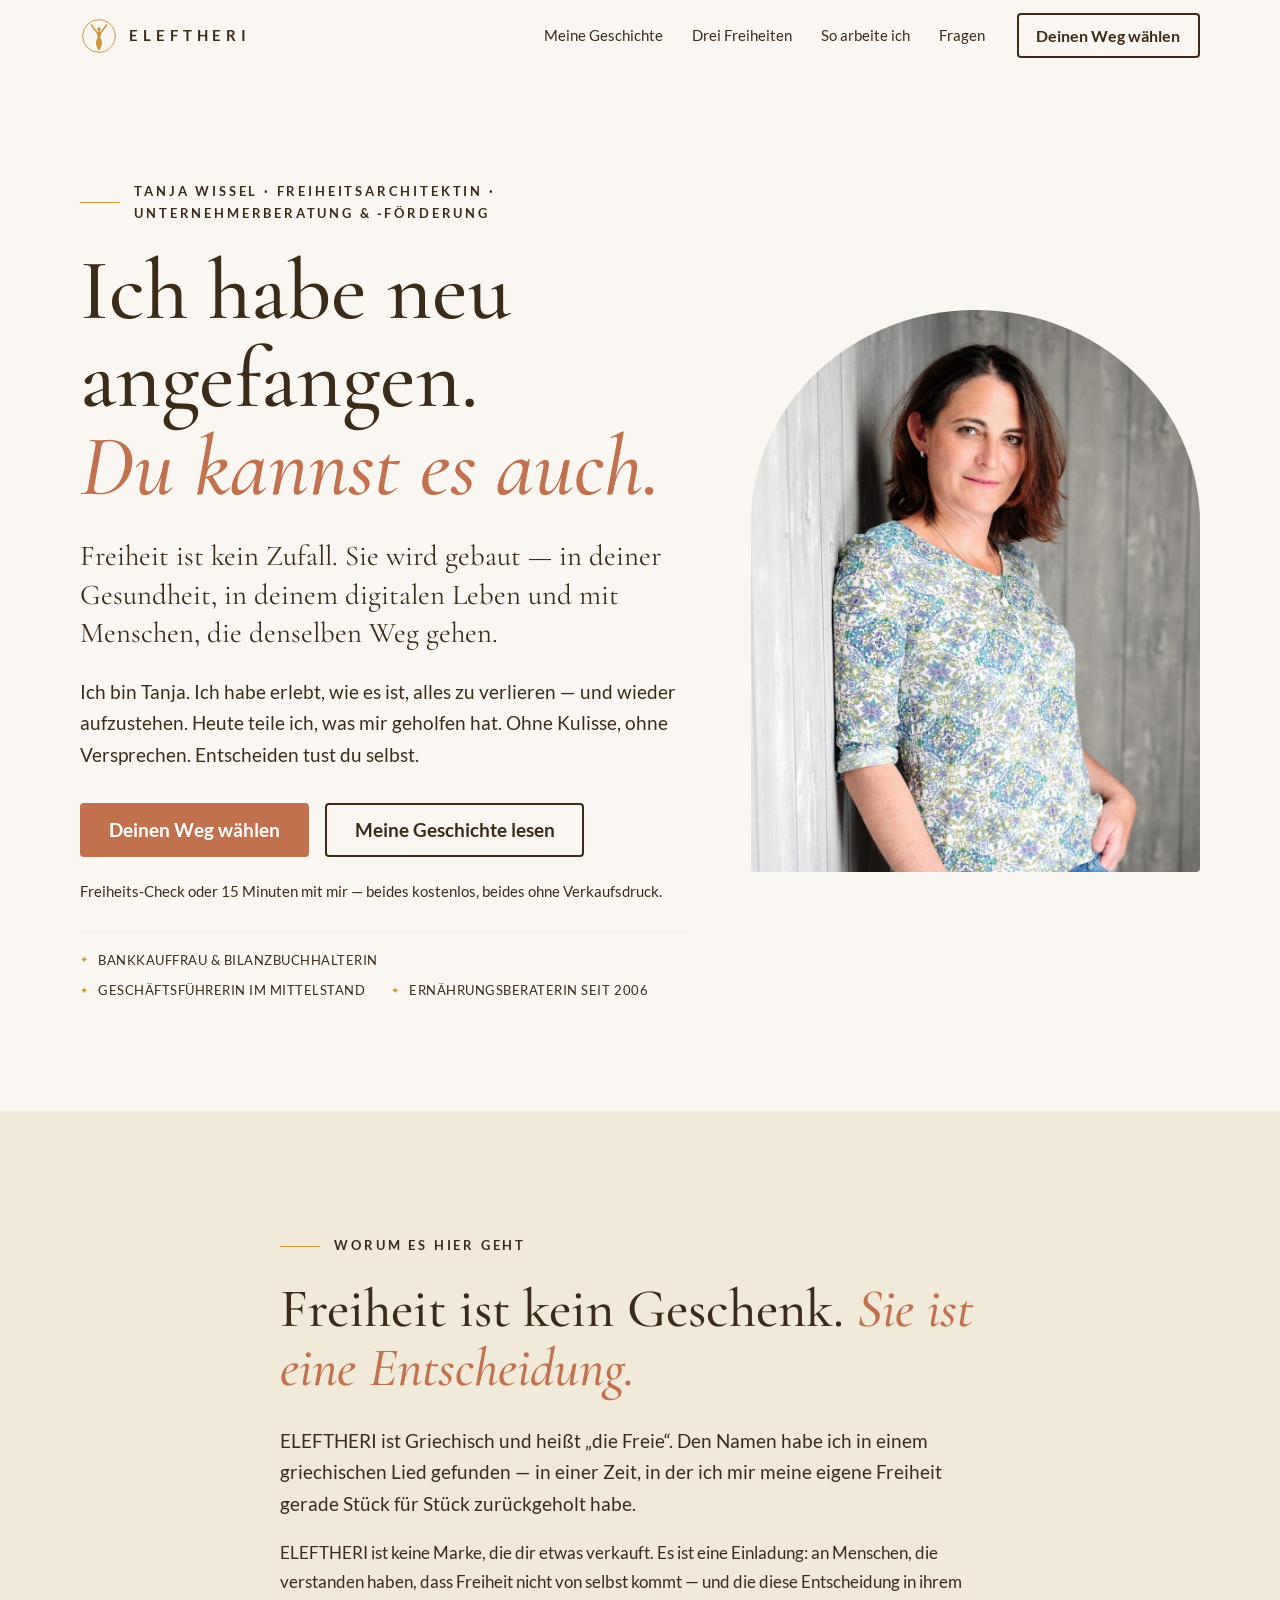
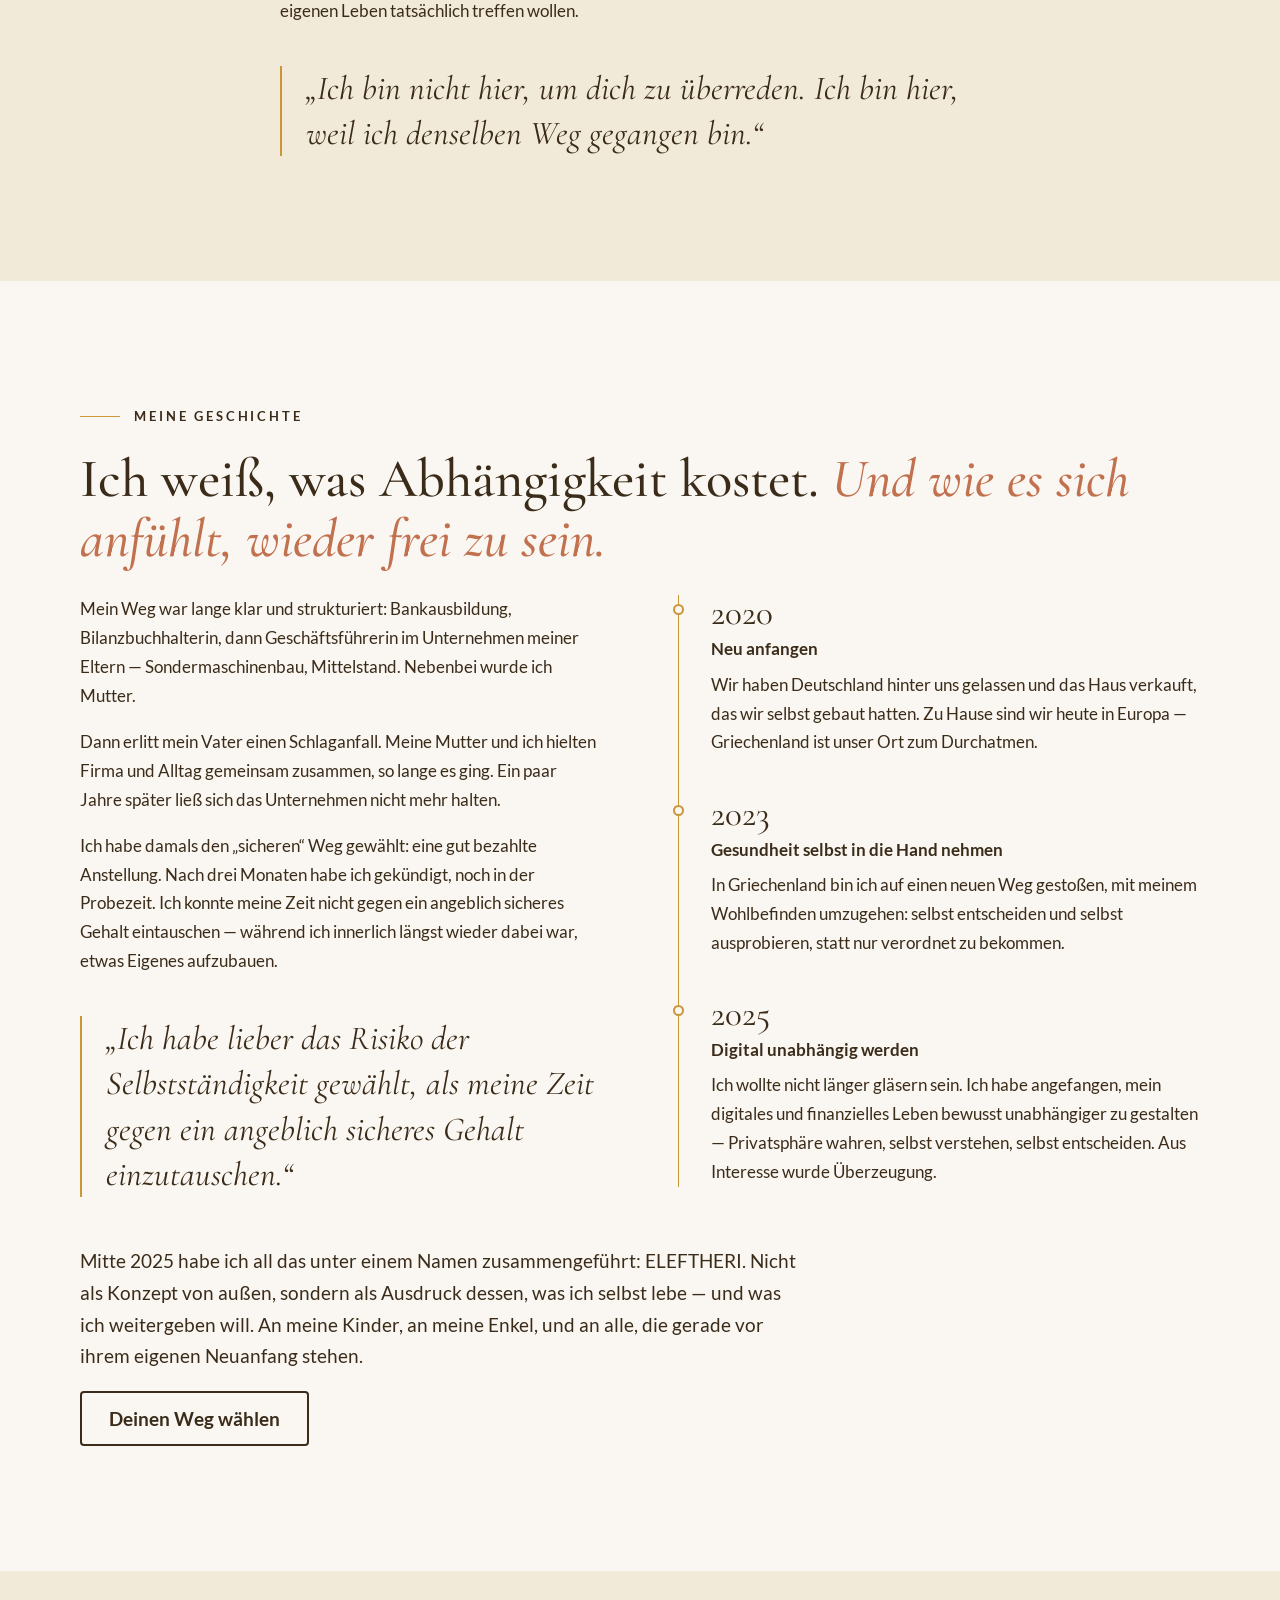
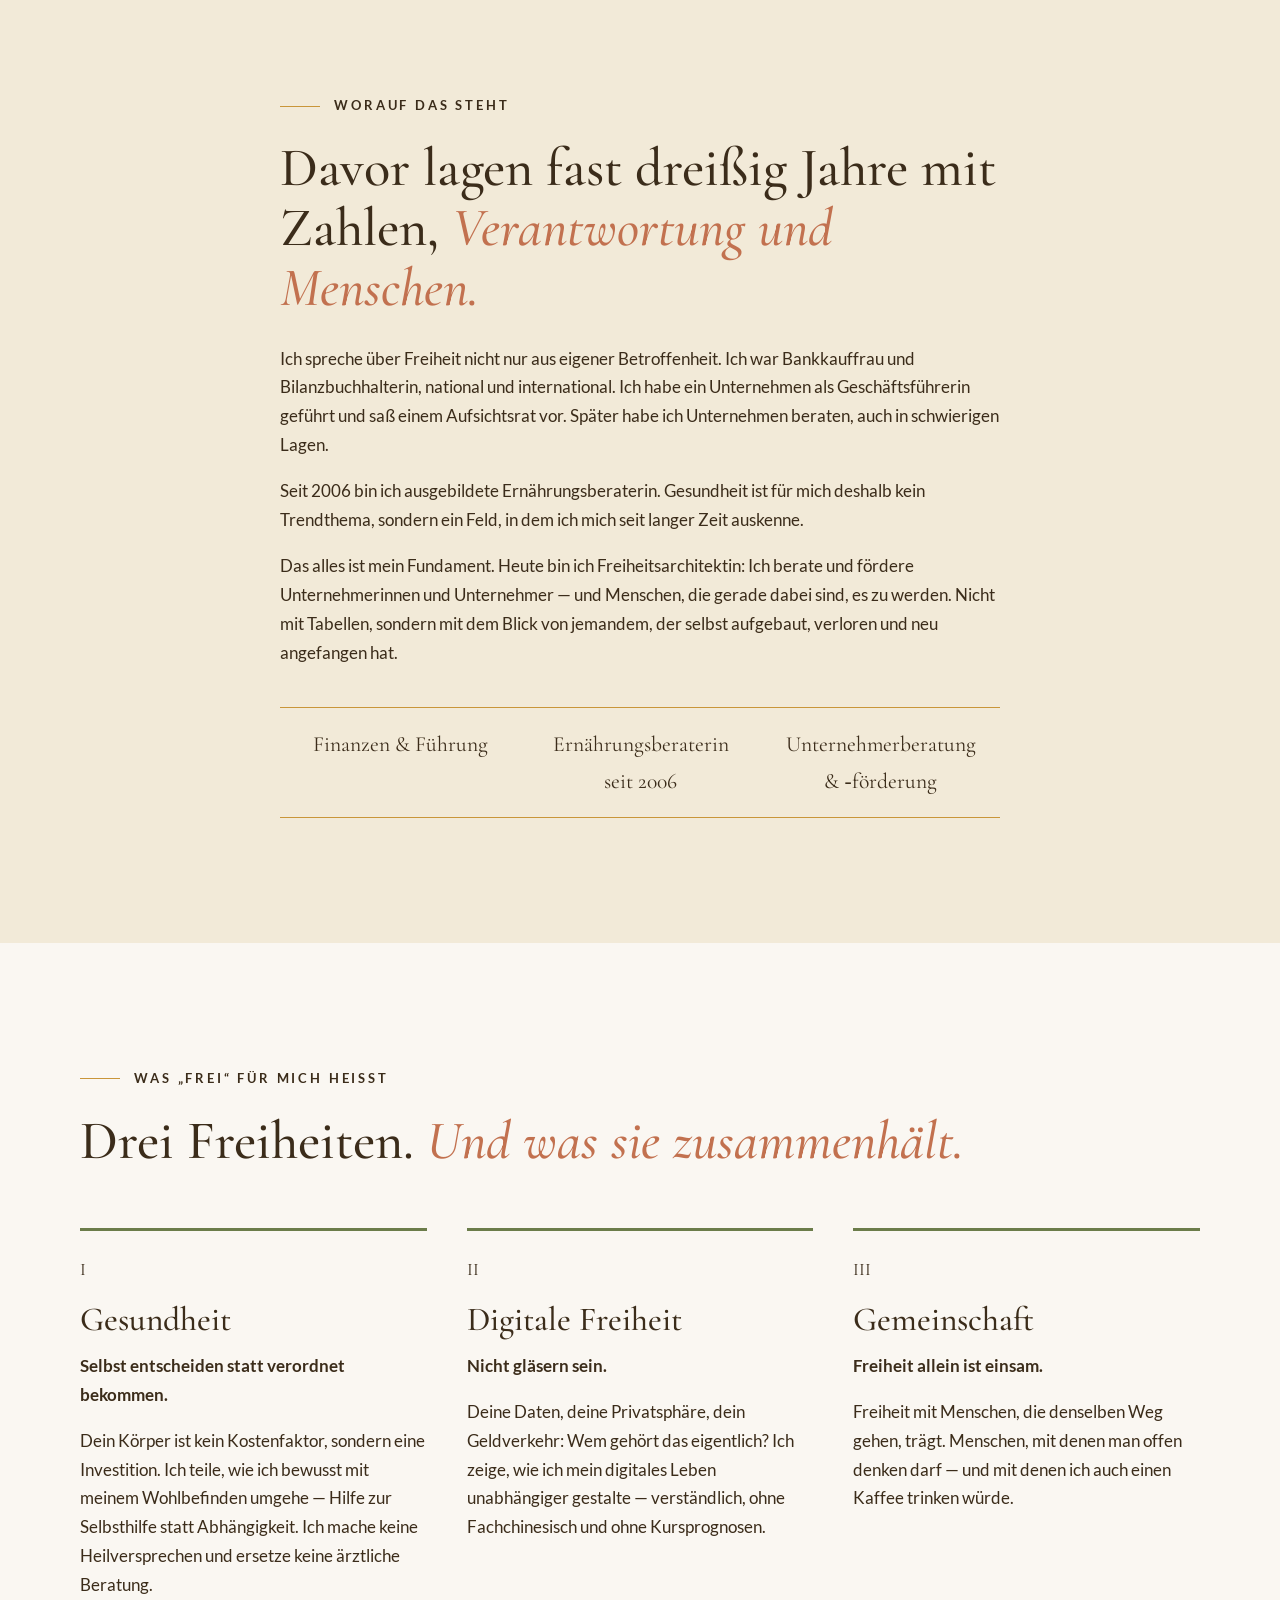
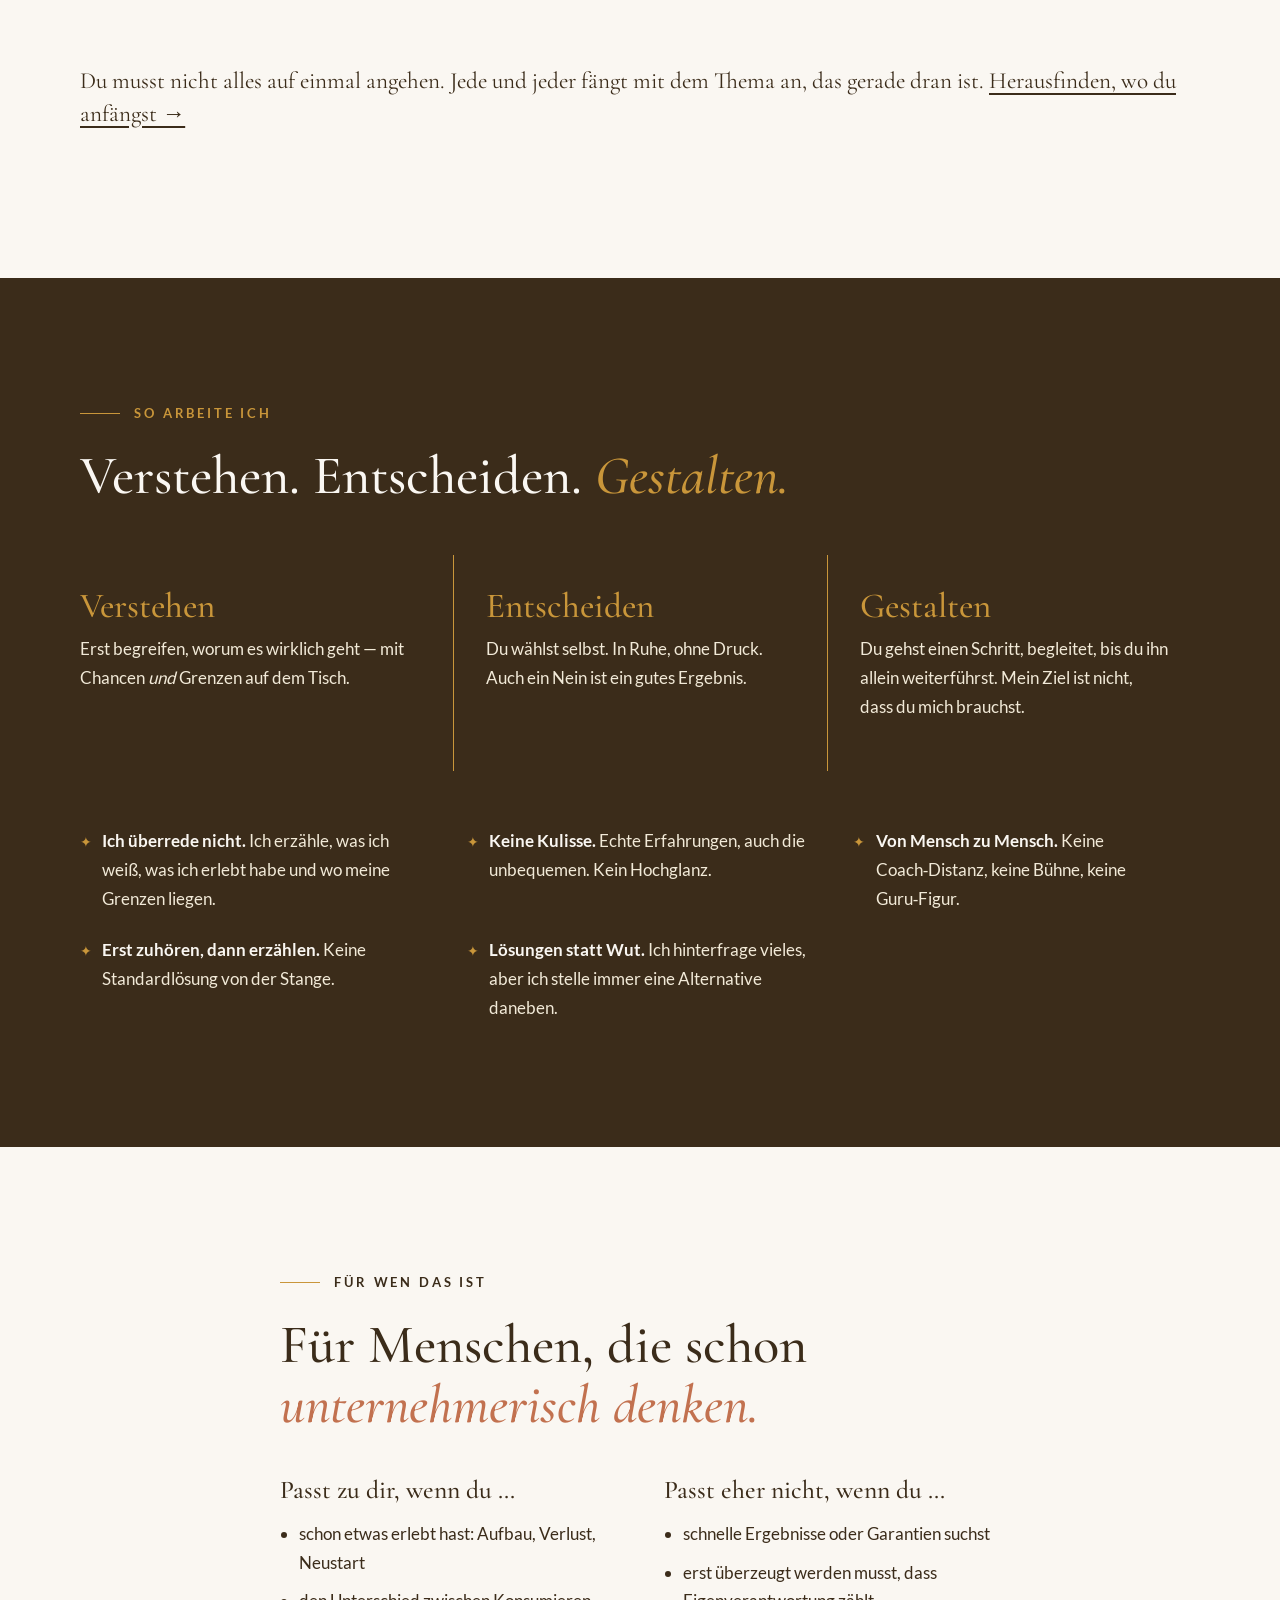
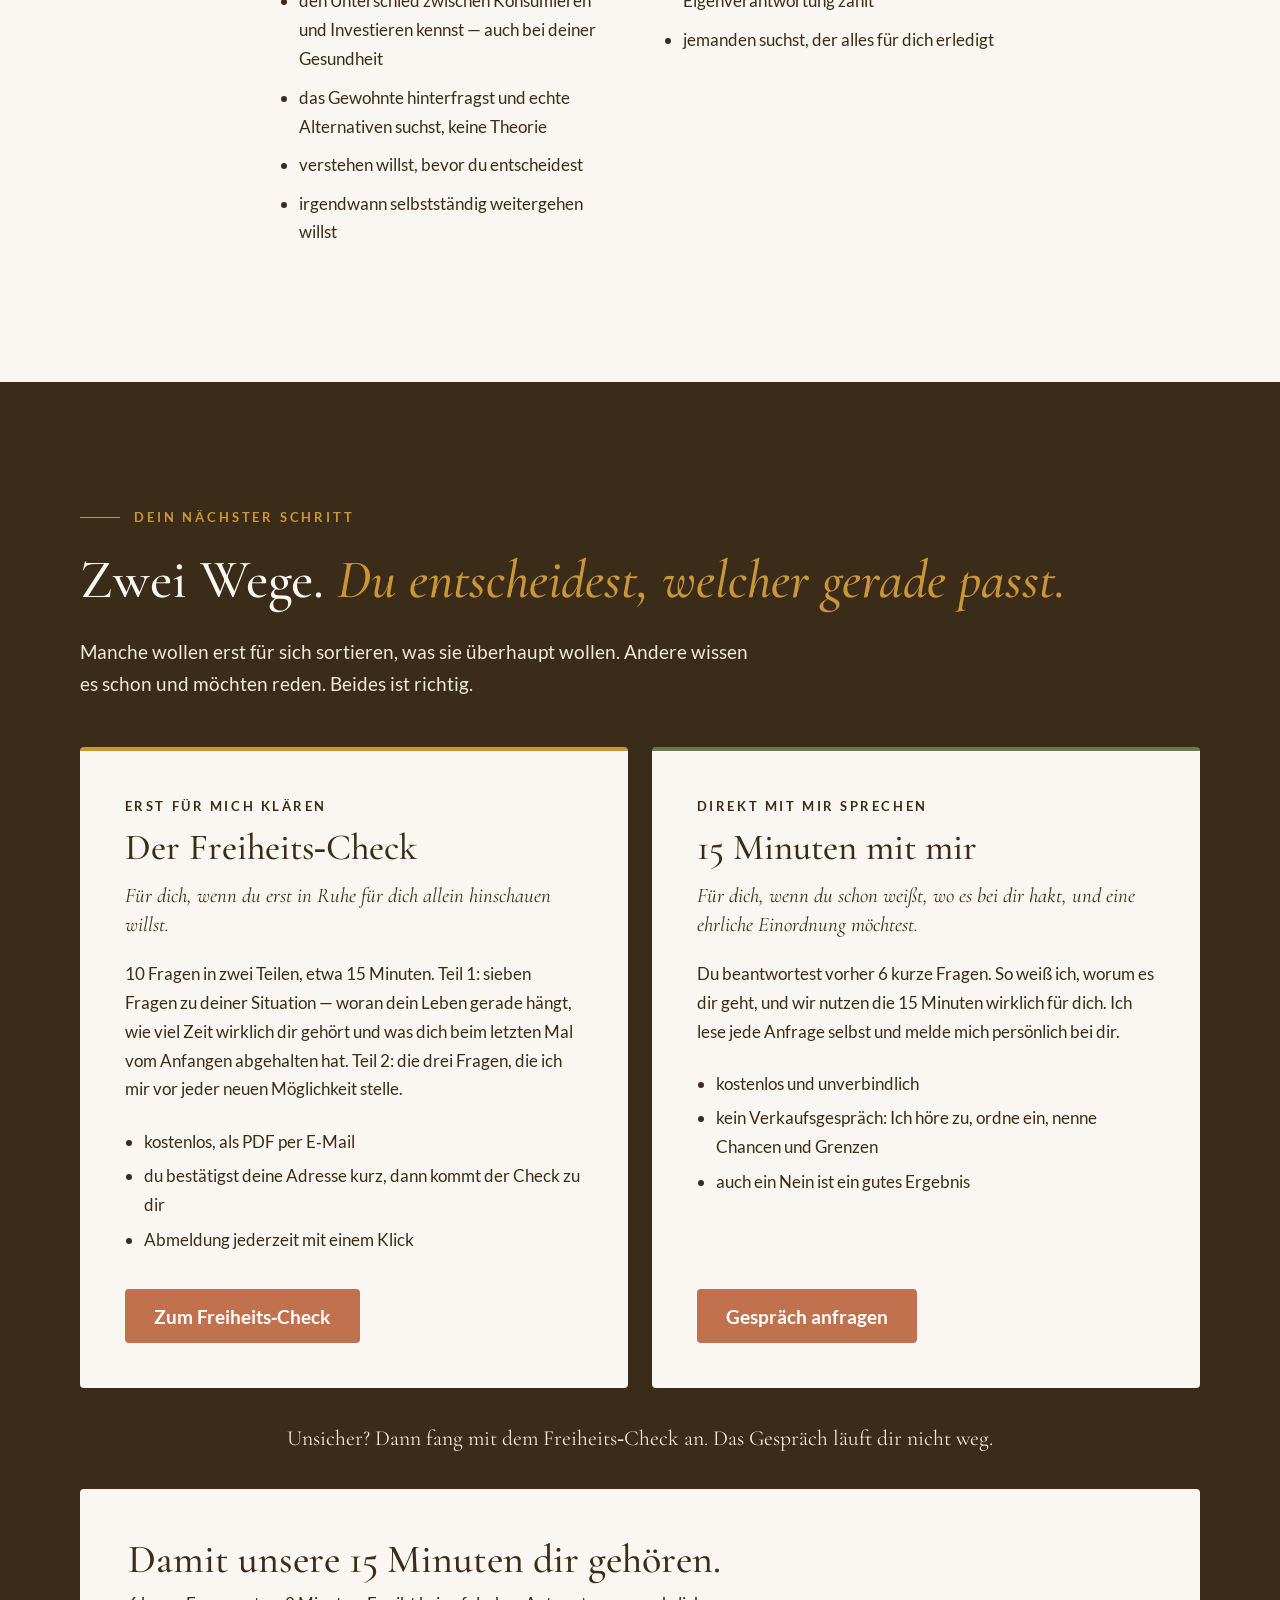
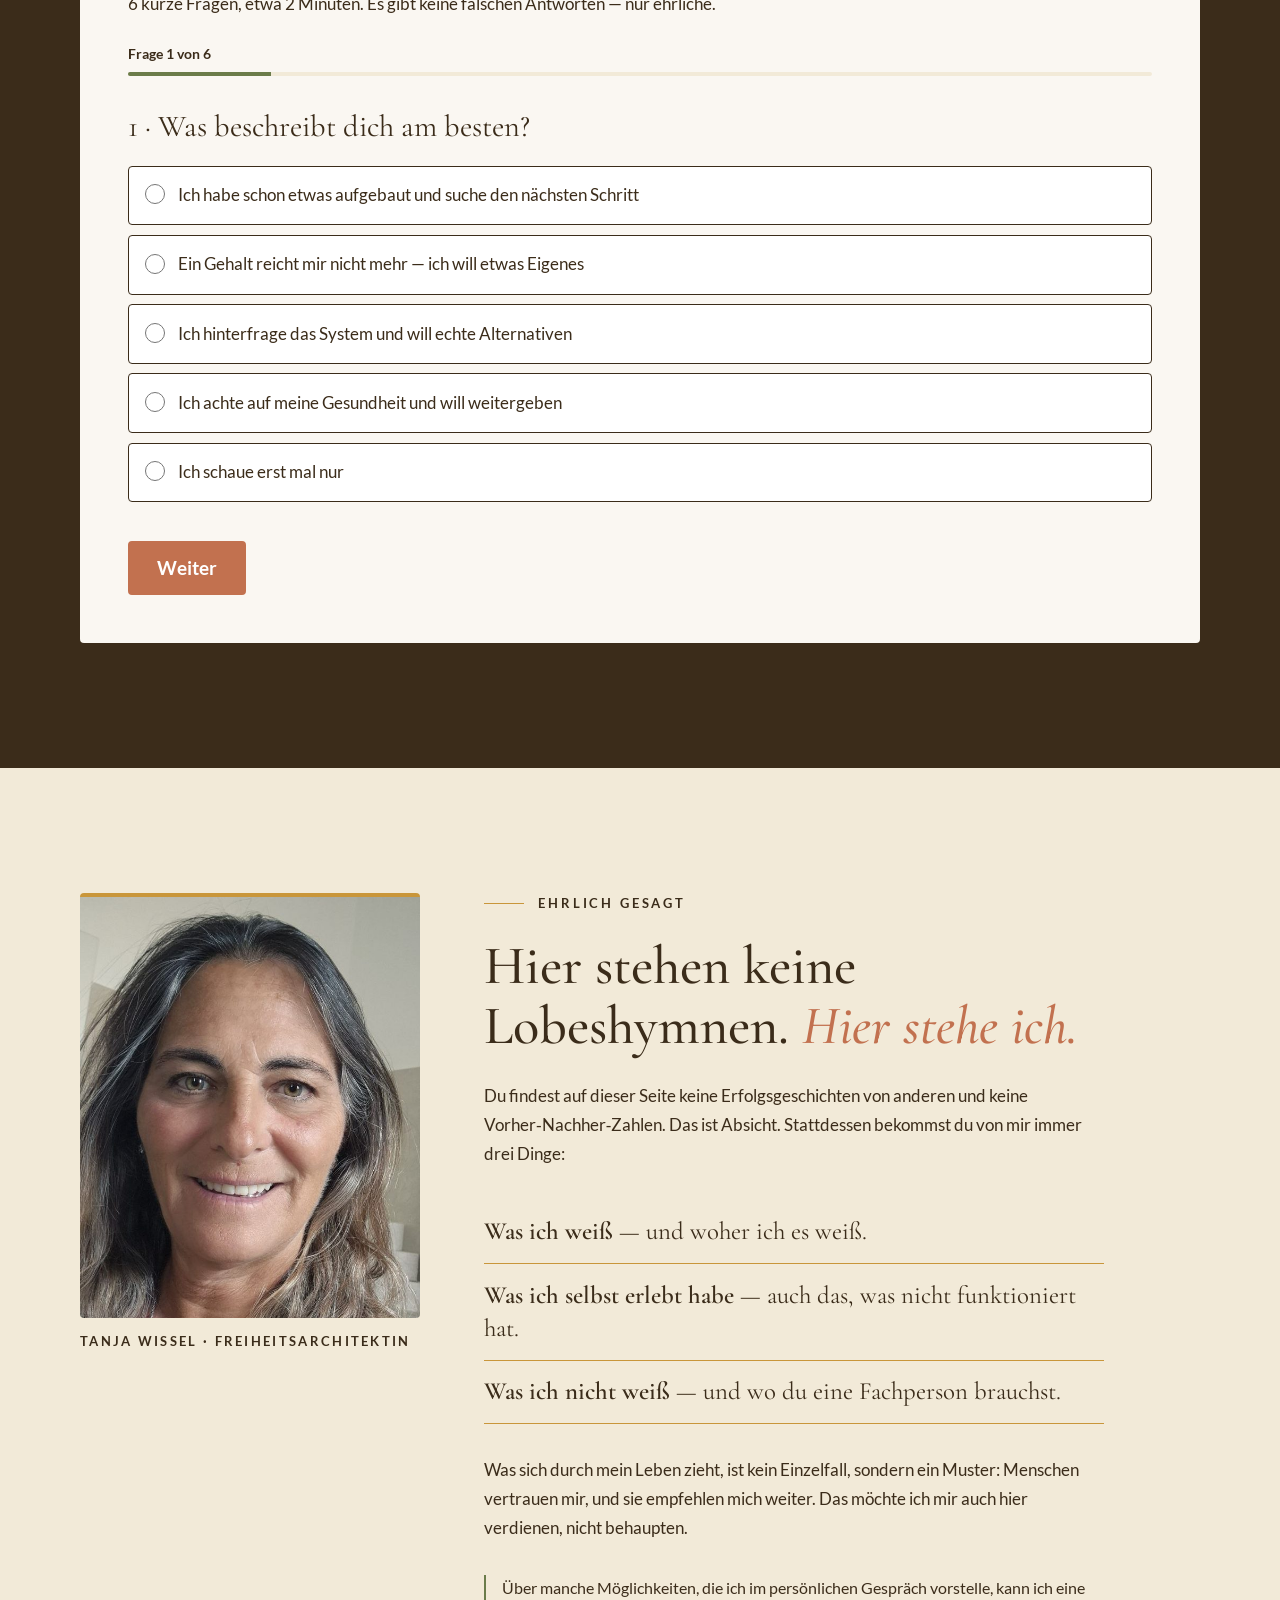
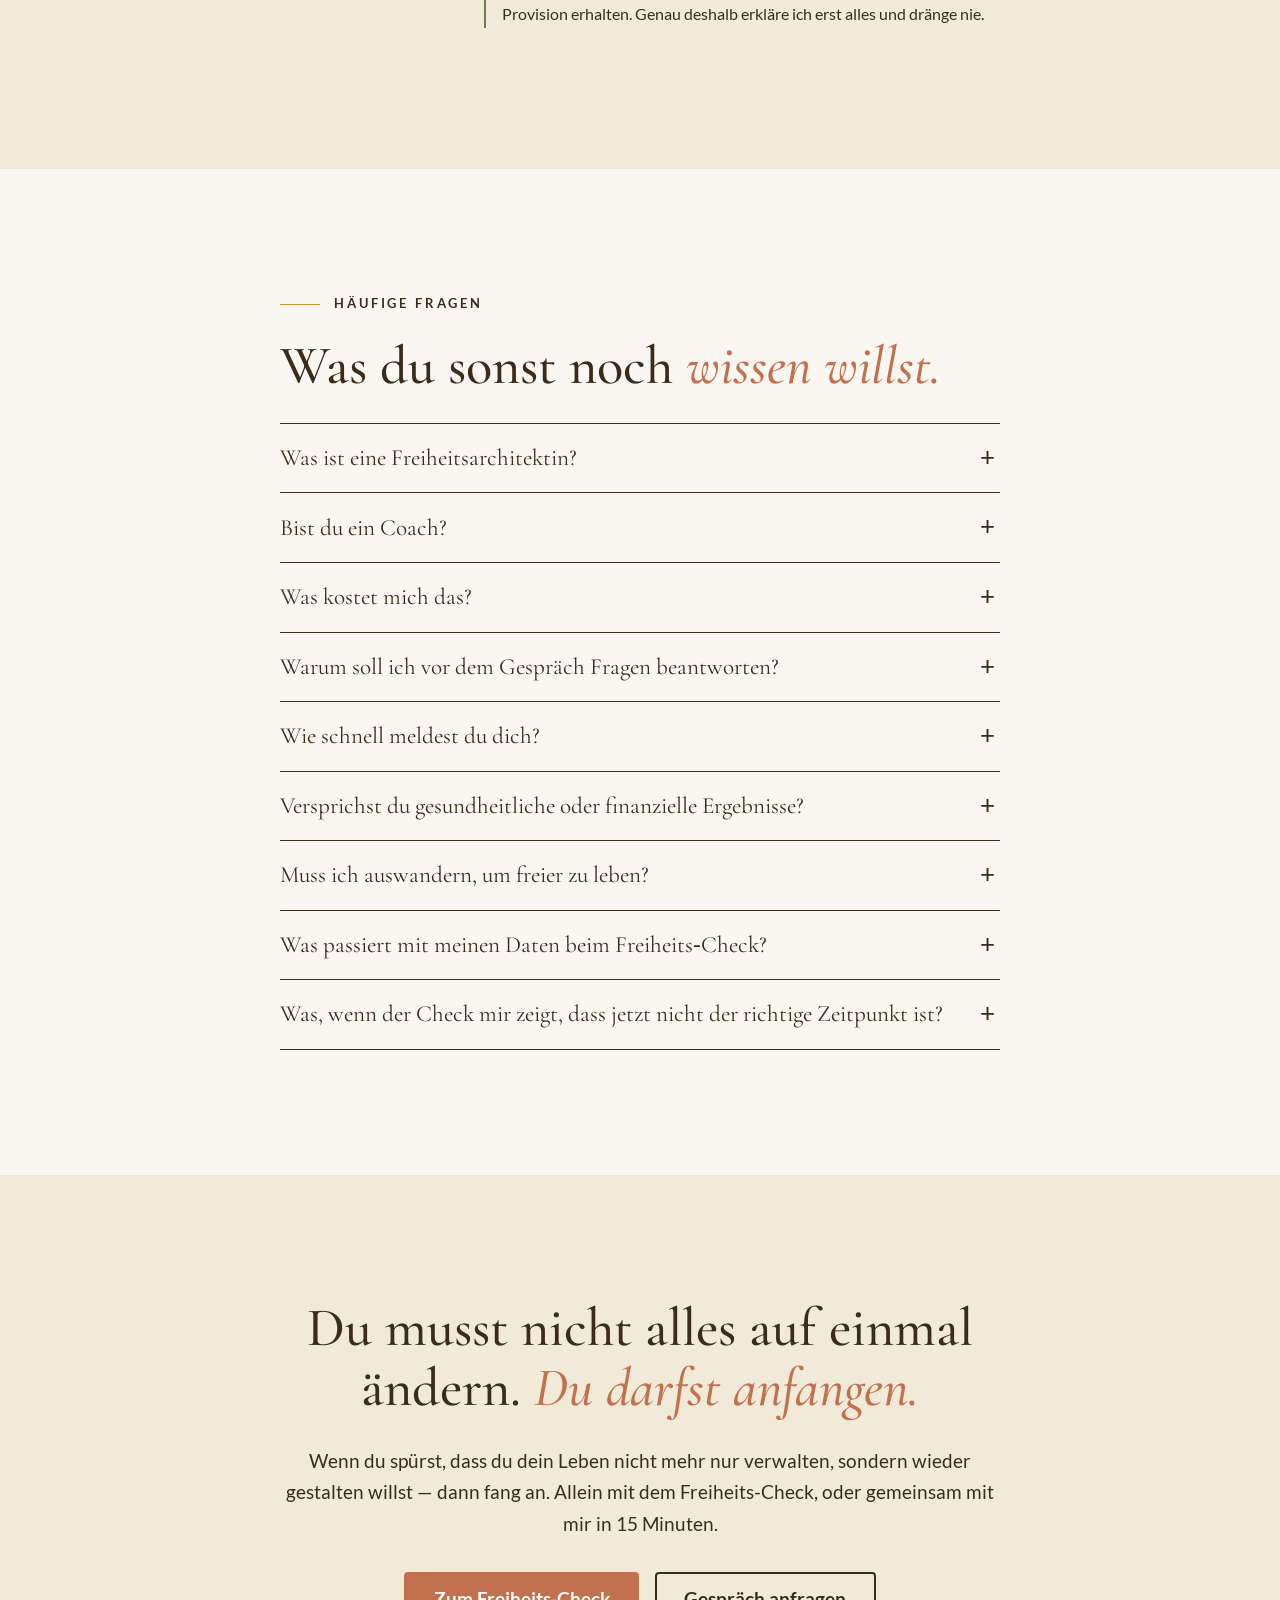
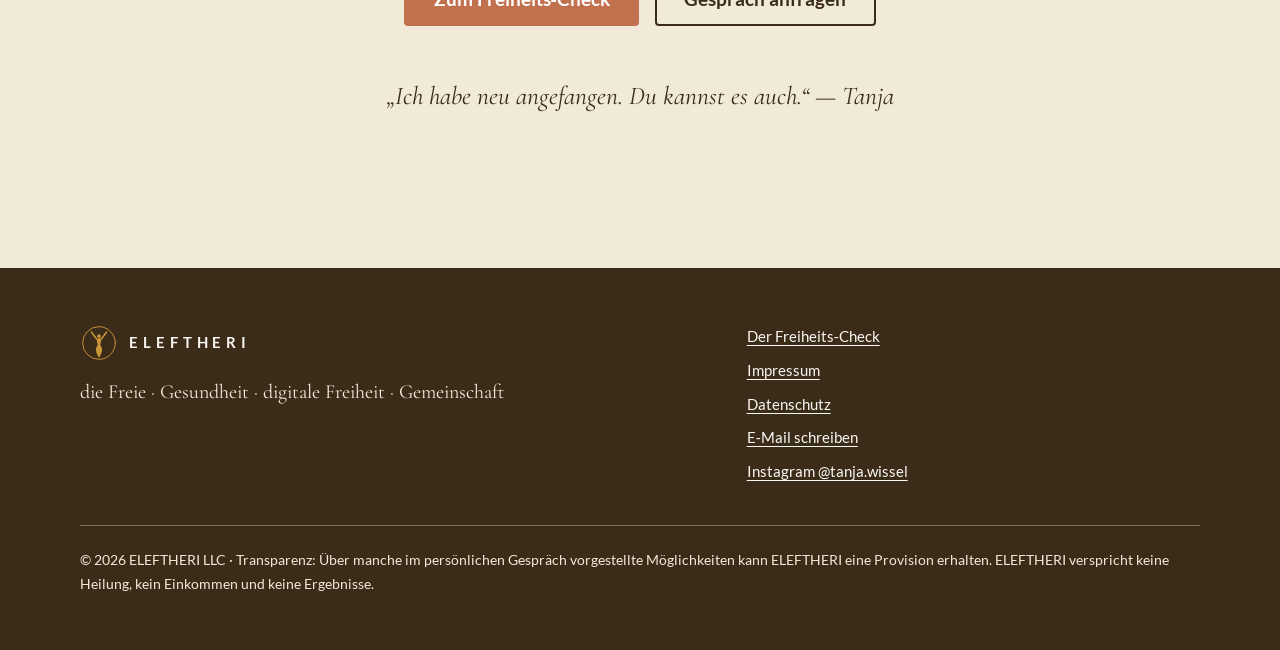
<file: index.html>
<!DOCTYPE html>
<html lang="de">
<head>
<meta charset="UTF-8" />
<meta name="viewport" content="width=device-width, initial-scale=1" />
<title>Tanja Wissel · Freiheitsarchitektin · ELEFTHERI</title>
<meta name="description" content="Ich habe neu angefangen. Du kannst es auch. Gesundheit, digitale Freiheit und Gemeinschaft — ehrlich, ohne Versprechen. Starte mit dem Freiheits-Check oder einem Gespräch." />
<link rel="canonical" href="https://eleftheri.com/" />
<meta property="og:type" content="website" />
<meta property="og:url" content="https://eleftheri.com/" />
<meta property="og:locale" content="de_DE" />
<meta property="og:title" content="ELEFTHERI — die Freie" />
<meta property="og:description" content="Freiheit ist kein Zufall. Sie wird gebaut. Von Tanja Wissel, Freiheitsarchitektin." />
<meta name="theme-color" content="#FAF7F2" />
<link rel="stylesheet" href="fonts/fonts.css?v=2" />
<link rel="stylesheet" href="styles.css?v=4" />
<script>document.documentElement.classList.add("js");</script>
<script type="application/ld+json">
{
  "@context": "https://schema.org",
  "@graph": [
    {
      "@type": "Person",
      "@id": "https://eleftheri.com/#tanja",
      "name": "Tanja Wissel",
      "jobTitle": "Freiheitsarchitektin",
      "description": "Unternehmerin, Unternehmerberatung und -förderung. Früher Bankkauffrau, Bilanzbuchhalterin und Geschäftsführerin im Mittelstand, ausgebildete Ernährungsberaterin seit 2006. Themen: Gesundheit, digitale Freiheit, Gemeinschaft.",
      "url": "https://eleftheri.com/",
      "knowsLanguage": "de",
      "knowsAbout": ["Unternehmerberatung", "Finanzen und Führung", "Ernährungsberatung", "digitale Freiheit", "Neuanfang", "Auswandern"],
      "worksFor": { "@id": "https://eleftheri.com/#org" },
      "sameAs": [
        "https://www.instagram.com/tanja.wissel/",
        "https://www.instagram.com/eleftheri.tanja/",
        "https://www.linkedin.com/in/tanjawissel/"
      ]
    },
    {
      "@type": "Organization",
      "@id": "https://eleftheri.com/#org",
      "name": "ELEFTHERI LLC",
      "alternateName": "ELEFTHERI",
      "url": "https://eleftheri.com/",
      "slogan": "Ich habe neu angefangen. Du kannst es auch.",
      "founder": { "@id": "https://eleftheri.com/#tanja" },
      "address": { "@type": "PostalAddress", "addressLocality": "Albuquerque", "addressRegion": "NM", "postalCode": "87110", "addressCountry": "US" }
    },
    {
      "@type": "WebSite",
      "@id": "https://eleftheri.com/#website",
      "url": "https://eleftheri.com/",
      "name": "ELEFTHERI",
      "inLanguage": "de",
      "publisher": { "@id": "https://eleftheri.com/#org" }
    },
    {
      "@type": "FAQPage",
      "@id": "https://eleftheri.com/#fragen",
      "inLanguage": "de",
      "mainEntity": [
        { "@type": "Question", "name": "Was ist eine Freiheitsarchitektin?", "acceptedAnswer": { "@type": "Answer", "text": "Jemand, der Freiheit nicht als Glücksfall sieht, sondern als etwas, das man bewusst baut — Stein für Stein. Ich habe das in meinem eigenen Leben getan und zeige, wie ich es mache." } },
        { "@type": "Question", "name": "Bist du ein Coach?", "acceptedAnswer": { "@type": "Answer", "text": "Nein. Ich bin Unternehmerin und berate und fördere Unternehmerinnen und Unternehmer. Ich begegne dir auf Augenhöhe, ohne Bühne und ohne Abhängigkeit." } },
        { "@type": "Question", "name": "Was kostet mich das?", "acceptedAnswer": { "@type": "Answer", "text": "Der Freiheits-Check und das 15-Minuten-Gespräch kosten nichts. Wenn später etwas Kosten verursacht, sage ich dir das vorher offen." } },
        { "@type": "Question", "name": "Warum soll ich vor dem Gespräch Fragen beantworten?", "acceptedAnswer": { "@type": "Answer", "text": "Damit ich mich vorbereiten kann und die 15 Minuten wirklich dir gehören. Und damit ich dir ehrlich sagen kann, wenn der Freiheits-Check gerade der bessere erste Schritt ist." } },
        { "@type": "Question", "name": "Wie schnell meldest du dich?", "acceptedAnswer": { "@type": "Answer", "text": "Du bekommst sofort eine kurze Bestätigung per E-Mail. Danach lese ich deine Anfrage selbst und melde mich persönlich, innerhalb von 3 Werktagen." } },
        { "@type": "Question", "name": "Versprichst du gesundheitliche oder finanzielle Ergebnisse?", "acceptedAnswer": { "@type": "Answer", "text": "Nein. Ich erzähle, was ich erlebt habe, und nenne Chancen und Grenzen. Deine Ergebnisse hängen von deinem Leben ab, nicht von meinen Worten. Bei gesundheitlichen Fragen gehört eine ärztliche Beratung dazu." } },
        { "@type": "Question", "name": "Muss ich auswandern, um freier zu leben?", "acceptedAnswer": { "@type": "Answer", "text": "Nein. Ich bin ausgewandert, aber Freiheit hat weniger mit dem Ort zu tun als mit der Frage, wie viel du selbst entscheidest. Das geht überall." } },
        { "@type": "Question", "name": "Was passiert mit meinen Daten beim Freiheits-Check?", "acceptedAnswer": { "@type": "Answer", "text": "Du bekommst den Check per E-Mail. Du bestätigst deine Anmeldung zuerst und kannst dich jederzeit mit einem Klick abmelden. Deine Daten werden nicht verkauft. Alles Weitere steht in der Datenschutzerklärung." } },
        { "@type": "Question", "name": "Was, wenn der Check mir zeigt, dass jetzt nicht der richtige Zeitpunkt ist?", "acceptedAnswer": { "@type": "Answer", "text": "Dann hat er seinen Zweck erfüllt. Klarheit ist auch dann ein Ergebnis, wenn sie „noch nicht“ heißt." } }
      ]
    }
  ]
}
</script>
<link rel="icon" href="data:image/svg+xml,%3Csvg xmlns='http://www.w3.org/2000/svg' viewBox='0 0 200 200'%3E%3Cg fill='none' stroke='%23C9963A' stroke-linecap='round'%3E%3Ccircle cx='100' cy='100' r='86' stroke-width='6'/%3E%3Cpath d='M92 84 C82 72 70 56 60 42' stroke-width='8'/%3E%3Cpath d='M108 84 C118 72 130 56 140 42' stroke-width='8'/%3E%3C/g%3E%3Ccircle cx='100' cy='64' r='10' fill='%23C9963A'/%3E%3Cpath d='M100 74 C106 75 111 81 111 90 C111 98 107 101 107 108 C107 118 115 120 116 130 C117 146 109 164 100 178 C91 164 83 146 84 130 C85 120 93 118 93 108 C93 101 89 98 89 90 C89 81 94 75 100 74 Z' fill='%23C9963A'/%3E%3C/svg%3E" />
</head>
<body>

<svg width="0" height="0" style="position:absolute" aria-hidden="true">
  <symbol id="signet" viewBox="0 0 200 200">
    <g fill="none" stroke="currentColor" stroke-linecap="round" stroke-linejoin="round">
      <circle cx="100" cy="100" r="86" stroke-width="5"/>
      <path d="M92 84 C82 72, 70 56, 60 42" stroke-width="7.5"/>
      <path d="M108 84 C118 72, 130 56, 140 42" stroke-width="7.5"/>
    </g>
    <circle cx="100" cy="64" r="9.5" fill="currentColor"/>
    <path d="M100 74 C106 75, 111 81, 111 90 C111 98, 107 101, 107 108 C107 118, 115 120, 116 130 C117 146, 109 164, 100 178 C91 164, 83 146, 84 130 C85 120, 93 118, 93 108 C93 101, 89 98, 89 90 C89 81, 94 75, 100 74 Z" fill="currentColor"/>
  </symbol>
</svg>

<a class="skip-link" href="#inhalt">Zum Inhalt springen</a>

<header class="site-header" id="siteHeader">
  <div class="wrap header-inner">
    <a class="brand" href="#top" aria-label="ELEFTHERI — zum Seitenanfang">
      <svg class="brand-mark" aria-hidden="true"><use href="#signet"/></svg>
      <span class="brand-word">ELEFTHERI</span>
    </a>
    <nav class="site-nav" id="siteNav" aria-label="Hauptnavigation">
      <a href="#geschichte">Meine Geschichte</a>
      <a href="#freiheiten">Drei Freiheiten</a>
      <a href="#arbeitsweise">So arbeite ich</a>
      <a href="#fragen">Fragen</a>
    </nav>
    <a class="btn header-cta" href="#start">Deinen Weg wählen</a>
    <button class="nav-toggle" id="navToggle" type="button" aria-expanded="false" aria-controls="siteNav" aria-label="Menü öffnen">
      <span></span><span></span><span></span>
    </button>
  </div>
</header>

<main id="top">

  <!-- ============ HERO ============ -->
  <section class="hero" id="inhalt">
    <div class="wrap hero-grid">
      <div class="reveal">
        <p class="eyebrow">Tanja Wissel · Freiheitsarchitektin · Unternehmerberatung &amp; ‑förderung</p>
        <h1 class="h1">Ich habe neu angefangen. <em>Du kannst es auch.</em></h1>
        <p class="hero-sub">Freiheit ist kein Zufall. Sie wird gebaut — in deiner Gesundheit, in deinem digitalen Leben und mit Menschen, die denselben Weg gehen.</p>
        <p class="lede">Ich bin Tanja. Ich habe erlebt, wie es ist, alles zu verlieren — und wieder aufzustehen. Heute teile ich, was mir geholfen hat. Ohne Kulisse, ohne Versprechen. Entscheiden tust du selbst.</p>
        <div class="btn-row">
          <a class="btn btn-primary" href="#start">Deinen Weg wählen</a>
          <a class="btn btn-ghost" href="#geschichte">Meine Geschichte lesen</a>
        </div>
        <p class="reassure">Freiheits‑Check oder 15 Minuten mit mir — beides kostenlos, beides ohne Verkaufsdruck.</p>
        <ul class="trust" aria-label="Mein Hintergrund">
          <li>Bankkauffrau &amp; Bilanzbuchhalterin</li>
          <li>Geschäftsführerin im Mittelstand</li>
          <li>Ernährungsberaterin seit 2006</li>
        </ul>
      </div>
      <div class="hero-visual has-photo reveal">
        <img src="bilder/tanja-hero.jpg" width="1000" height="1250" fetchpriority="high" decoding="async"
             alt="Tanja Wissel, Freiheitsarchitektin, lehnt entspannt an einer hellen Holzwand" />
      </div>
    </div>
  </section>

  <!-- ============ DIE FREIE ============ -->
  <section class="section sand" id="eleftheri">
    <div class="narrow reveal">
      <p class="eyebrow">Worum es hier geht</p>
      <h2 class="h2">Freiheit ist kein Geschenk. <em>Sie ist eine Entscheidung.</em></h2>
      <p class="lede">ELEFTHERI ist Griechisch und heißt „die Freie“. Den Namen habe ich in einem griechischen Lied gefunden — in einer Zeit, in der ich mir meine eigene Freiheit gerade Stück für Stück zurückgeholt habe.</p>
      <p>ELEFTHERI ist keine Marke, die dir etwas verkauft. Es ist eine Einladung: an Menschen, die verstanden haben, dass Freiheit nicht von selbst kommt — und die diese Entscheidung in ihrem eigenen Leben tatsächlich treffen wollen.</p>
      <blockquote class="quote">„Ich bin nicht hier, um dich zu überreden. Ich bin hier, weil ich denselben Weg gegangen bin.“</blockquote>
    </div>
  </section>

  <!-- ============ GESCHICHTE ============ -->
  <section class="section" id="geschichte">
    <div class="wrap">
      <p class="eyebrow reveal">Meine Geschichte</p>
      <h2 class="h2 reveal">Ich weiß, was Abhängigkeit kostet. <em>Und wie es sich anfühlt, wieder frei zu sein.</em></h2>
      <div class="story-grid">
        <div class="reveal">
          <p>Mein Weg war lange klar und strukturiert: Bankausbildung, Bilanzbuchhalterin, dann Geschäftsführerin im Unternehmen meiner Eltern — Sondermaschinenbau, Mittelstand. Nebenbei wurde ich Mutter.</p>
          <p>Dann erlitt mein Vater einen Schlaganfall. Meine Mutter und ich hielten Firma und Alltag gemeinsam zusammen, so lange es ging. Ein paar Jahre später ließ sich das Unternehmen nicht mehr halten.</p>
          <p>Ich habe damals den „sicheren“ Weg gewählt: eine gut bezahlte Anstellung. Nach drei Monaten habe ich gekündigt, noch in der Probezeit. Ich konnte meine Zeit nicht gegen ein angeblich sicheres Gehalt eintauschen — während ich innerlich längst wieder dabei war, etwas Eigenes aufzubauen.</p>
          <blockquote class="quote">„Ich habe lieber das Risiko der Selbstständigkeit gewählt, als meine Zeit gegen ein angeblich sicheres Gehalt einzutauschen.“</blockquote>
        </div>
        <div class="reveal">
          <ol class="timeline" aria-label="Drei Wendepunkte">
            <li>
              <span class="tl-year">2020</span>
              <span class="tl-title">Neu anfangen</span>
              Wir haben Deutschland hinter uns gelassen und das Haus verkauft, das wir selbst gebaut hatten. Zu Hause sind wir heute in Europa — Griechenland ist unser Ort zum Durchatmen.
            </li>
            <li>
              <span class="tl-year">2023</span>
              <span class="tl-title">Gesundheit selbst in die Hand nehmen</span>
              In Griechenland bin ich auf einen neuen Weg gestoßen, mit meinem Wohlbefinden umzugehen: selbst entscheiden und selbst ausprobieren, statt nur verordnet zu bekommen.
            </li>
            <li>
              <span class="tl-year">2025</span>
              <span class="tl-title">Digital unabhängig werden</span>
              Ich wollte nicht länger gläsern sein. Ich habe angefangen, mein digitales und finanzielles Leben bewusst unabhängiger zu gestalten — Privatsphäre wahren, selbst verstehen, selbst entscheiden. Aus Interesse wurde Überzeugung.
            </li>
          </ol>
        </div>
      </div>
      <div class="narrow story-end reveal" style="margin-left:0">
        <p class="lede">Mitte 2025 habe ich all das unter einem Namen zusammengeführt: ELEFTHERI. Nicht als Konzept von außen, sondern als Ausdruck dessen, was ich selbst lebe — und was ich weitergeben will. An meine Kinder, an meine Enkel, und an alle, die gerade vor ihrem eigenen Neuanfang stehen.</p>
        <a class="btn btn-ghost" href="#start">Deinen Weg wählen</a>
      </div>
    </div>
  </section>

  <!-- ============ FUNDAMENT ============ -->
  <section class="section sand" id="fundament">
    <div class="narrow reveal">
      <p class="eyebrow">Worauf das steht</p>
      <h2 class="h2">Davor lagen fast dreißig Jahre mit Zahlen, <em>Verantwortung und Menschen.</em></h2>
      <p>Ich spreche über Freiheit nicht nur aus eigener Betroffenheit. Ich war Bankkauffrau und Bilanzbuchhalterin, national und international. Ich habe ein Unternehmen als Geschäftsführerin geführt und saß einem Aufsichtsrat vor. Später habe ich Unternehmen beraten, auch in schwierigen Lagen.</p>
      <p>Seit 2006 bin ich ausgebildete Ernährungsberaterin. Gesundheit ist für mich deshalb kein Trendthema, sondern ein Feld, in dem ich mich seit langer Zeit auskenne.</p>
      <p>Das alles ist mein Fundament. Heute bin ich Freiheitsarchitektin: Ich berate und fördere Unternehmerinnen und Unternehmer — und Menschen, die gerade dabei sind, es zu werden. Nicht mit Tabellen, sondern mit dem Blick von jemandem, der selbst aufgebaut, verloren und neu angefangen hat.</p>
      <ul class="facts">
        <li>Finanzen &amp; Führung</li>
        <li>Ernährungsberaterin seit 2006</li>
        <li>Unternehmerberatung &amp; ‑förderung</li>
      </ul>
    </div>
  </section>

  <!-- ============ DREI FREIHEITEN ============ -->
  <section class="section" id="freiheiten">
    <div class="wrap">
      <p class="eyebrow reveal">Was „frei“ für mich heißt</p>
      <h2 class="h2 reveal">Drei Freiheiten. <em>Und was sie zusammenhält.</em></h2>
      <div class="pillars">
        <article class="pillar reveal">
          <p class="pillar-n">I</p>
          <h3>Gesundheit</h3>
          <p class="claim">Selbst entscheiden statt verordnet bekommen.</p>
          <p>Dein Körper ist kein Kostenfaktor, sondern eine Investition. Ich teile, wie ich bewusst mit meinem Wohlbefinden umgehe — Hilfe zur Selbsthilfe statt Abhängigkeit. Ich mache keine Heilversprechen und ersetze keine ärztliche Beratung.</p>
        </article>
        <article class="pillar reveal">
          <p class="pillar-n">II</p>
          <h3>Digitale Freiheit</h3>
          <p class="claim">Nicht gläsern sein.</p>
          <p>Deine Daten, deine Privatsphäre, dein Geldverkehr: Wem gehört das eigentlich? Ich zeige, wie ich mein digitales Leben unabhängiger gestalte — verständlich, ohne Fachchinesisch und ohne Kursprognosen.</p>
        </article>
        <article class="pillar reveal">
          <p class="pillar-n">III</p>
          <h3>Gemeinschaft</h3>
          <p class="claim">Freiheit allein ist einsam.</p>
          <p>Freiheit mit Menschen, die denselben Weg gehen, trägt. Menschen, mit denen man offen denken darf — und mit denen ich auch einen Kaffee trinken würde.</p>
        </article>
      </div>
      <p class="after-pillars reveal">Du musst nicht alles auf einmal angehen. Jede und jeder fängt mit dem Thema an, das gerade dran ist. <a href="#start">Herausfinden, wo du anfängst →</a></p>
    </div>
  </section>

  <!-- ============ SO ARBEITE ICH ============ -->
  <section class="section dark" id="arbeitsweise">
    <div class="wrap">
      <p class="eyebrow reveal">So arbeite ich</p>
      <h2 class="h2 reveal">Verstehen. Entscheiden. <em>Gestalten.</em></h2>
      <div class="steps3">
        <div class="step3 reveal">
          <h3>Verstehen</h3>
          <p>Erst begreifen, worum es wirklich geht — mit Chancen <em>und</em> Grenzen auf dem Tisch.</p>
        </div>
        <div class="step3 reveal">
          <h3>Entscheiden</h3>
          <p>Du wählst selbst. In Ruhe, ohne Druck. Auch ein Nein ist ein gutes Ergebnis.</p>
        </div>
        <div class="step3 reveal">
          <h3>Gestalten</h3>
          <p>Du gehst einen Schritt, begleitet, bis du ihn allein weiterführst. Mein Ziel ist nicht, dass du mich brauchst.</p>
        </div>
      </div>
      <ul class="values reveal" aria-label="Meine Haltung">
        <li><strong>Ich überrede nicht.</strong> Ich erzähle, was ich weiß, was ich erlebt habe und wo meine Grenzen liegen.</li>
        <li><strong>Keine Kulisse.</strong> Echte Erfahrungen, auch die unbequemen. Kein Hochglanz.</li>
        <li><strong>Von Mensch zu Mensch.</strong> Keine Coach‑Distanz, keine Bühne, keine Guru‑Figur.</li>
        <li><strong>Erst zuhören, dann erzählen.</strong> Keine Standardlösung von der Stange.</li>
        <li><strong>Lösungen statt Wut.</strong> Ich hinterfrage vieles, aber ich stelle immer eine Alternative daneben.</li>
      </ul>
    </div>
  </section>

  <!-- ============ FÜR WEN ============ -->
  <section class="section" id="fuer-wen">
    <div class="narrow">
      <p class="eyebrow reveal">Für wen das ist</p>
      <h2 class="h2 reveal">Für Menschen, die schon <em>unternehmerisch denken.</em></h2>
      <div class="fit">
        <div class="reveal">
          <h3>Passt zu dir, wenn du …</h3>
          <ul>
            <li>schon etwas erlebt hast: Aufbau, Verlust, Neustart</li>
            <li>den Unterschied zwischen Konsumieren und Investieren kennst — auch bei deiner Gesundheit</li>
            <li>das Gewohnte hinterfragst und echte Alternativen suchst, keine Theorie</li>
            <li>verstehen willst, bevor du entscheidest</li>
            <li>irgendwann selbstständig weitergehen willst</li>
          </ul>
        </div>
        <div class="no reveal">
          <h3>Passt eher nicht, wenn du …</h3>
          <ul>
            <li>schnelle Ergebnisse oder Garantien suchst</li>
            <li>erst überzeugt werden musst, dass Eigenverantwortung zählt</li>
            <li>jemanden suchst, der alles für dich erledigt</li>
          </ul>
        </div>
      </div>
    </div>
  </section>

  <!-- ============ ZWEI WEGE + FRAGEBOGEN ============ -->
  <section class="section dark" id="start">
    <div class="wrap">
      <p class="eyebrow reveal">Dein nächster Schritt</p>
      <h2 class="h2 reveal">Zwei Wege. <em>Du entscheidest, welcher gerade passt.</em></h2>
      <p class="lede reveal" style="max-width:62ch">Manche wollen erst für sich sortieren, was sie überhaupt wollen. Andere wissen es schon und möchten reden. Beides ist richtig.</p>

      <div class="ways">
        <article class="way a reveal">
          <p class="kicker">Erst für mich klären</p>
          <h3>Der Freiheits‑Check</h3>
          <p class="for">Für dich, wenn du erst in Ruhe für dich allein hinschauen willst.</p>
          <p>10 Fragen in zwei Teilen, etwa 15 Minuten. Teil 1: sieben Fragen zu deiner Situation — woran dein Leben gerade hängt, wie viel Zeit wirklich dir gehört und was dich beim letzten Mal vom Anfangen abgehalten hat. Teil 2: die drei Fragen, die ich mir vor jeder neuen Möglichkeit stelle.</p>
          <ul>
            <li>kostenlos, als PDF per E‑Mail</li>
            <li>du bestätigst deine Adresse kurz, dann kommt der Check zu dir</li>
            <li>Abmeldung jederzeit mit einem Klick</li>
          </ul>
          <a class="btn btn-primary" href="https://check.eleftheri.com/">Zum Freiheits‑Check</a>
        </article>

        <article class="way b reveal">
          <p class="kicker">Direkt mit mir sprechen</p>
          <h3>15 Minuten mit mir</h3>
          <p class="for">Für dich, wenn du schon weißt, wo es bei dir hakt, und eine ehrliche Einordnung möchtest.</p>
          <p>Du beantwortest vorher 6 kurze Fragen. So weiß ich, worum es dir geht, und wir nutzen die 15 Minuten wirklich für dich. Ich lese jede Anfrage selbst und melde mich persönlich bei dir.</p>
          <ul>
            <li>kostenlos und unverbindlich</li>
            <li>kein Verkaufsgespräch: Ich höre zu, ordne ein, nenne Chancen und Grenzen</li>
            <li>auch ein Nein ist ein gutes Ergebnis</li>
          </ul>
          <a class="btn btn-primary" href="#anfrage" id="openQuiz" aria-controls="anfrage">Gespräch anfragen</a>
        </article>
      </div>

      <p class="ways-note reveal">Unsicher? Dann fang mit dem Freiheits‑Check an. Das Gespräch läuft dir nicht weg.</p>

      <!-- ============ FRAGEBOGEN ============
        BREVO-ANBINDUNG (zweites Formular, Liste „Gesprächsanfragen“, KEIN Double-Opt-In, KEIN Newsletter)
        action = "Get the code"-URL des neuen Brevo-Formulars eintragen (ersetzt BREVO_FORM_URL).
        Feldnamen müssen exakt den Brevo-Attributen entsprechen und im Brevo-Formular als Felder
        angelegt sein (EINSTUFUNG_VORSCHLAG dort als verstecktes Feld):
        EMAIL, VORNAME, SITUATION, THEMA, STAND, ZEIT, ANLIEGEN, KONTAKTWEG, TELEFON, EINSTUFUNG_VORSCHLAG
        Eingetragen am 28.09.2026 (Formular „Gesprächsanfragen“, einfaches Opt-in).
      -->
      <div class="quiz-wrap" id="anfrage" tabindex="-1" data-danke="danke/">
        <div id="quizIntro">
          <h3>Damit unsere 15 Minuten dir gehören.</h3>
          <p>6 kurze Fragen, etwa 2 Minuten. Es gibt keine falschen Antworten — nur ehrliche.</p>
        </div>

        <form id="quizForm" method="POST" action="https://b5c90b59.sibforms.com/serve/[base64]" target="brevoFrame" novalidate>
          <div class="progress" aria-live="polite">
            <p class="progress-label" id="progressLabel">Frage 1 von 7</p>
            <div class="progress-bar" aria-hidden="true"><div class="progress-fill" id="progressFill"></div></div>
          </div>

          <fieldset class="q-step" data-step="1">
            <legend>1 · Was beschreibt dich am besten?</legend>
            <label class="choice"><input type="radio" name="SITUATION" value="Ich habe schon etwas aufgebaut und suche den nächsten Schritt" required /> <span>Ich habe schon etwas aufgebaut und suche den nächsten Schritt</span></label>
            <label class="choice"><input type="radio" name="SITUATION" value="Ein Gehalt reicht mir nicht mehr – ich will etwas Eigenes" /> <span>Ein Gehalt reicht mir nicht mehr — ich will etwas Eigenes</span></label>
            <label class="choice"><input type="radio" name="SITUATION" value="Ich hinterfrage das System und will echte Alternativen" /> <span>Ich hinterfrage das System und will echte Alternativen</span></label>
            <label class="choice"><input type="radio" name="SITUATION" value="Ich achte auf meine Gesundheit und will weitergeben" /> <span>Ich achte auf meine Gesundheit und will weitergeben</span></label>
            <label class="choice"><input type="radio" name="SITUATION" value="Ich schaue erst mal nur" /> <span>Ich schaue erst mal nur</span></label>
            <span class="err" data-for="SITUATION"></span>
          </fieldset>

          <fieldset class="q-step" data-step="2">
            <legend>2 · Welches Thema ist bei dir gerade dran?</legend>
            <label class="choice"><input type="radio" name="THEMA" value="Gesundheit und Energie" /> <span>Gesundheit und Energie</span></label>
            <label class="choice"><input type="radio" name="THEMA" value="Digitale Freiheit und Privatsphäre" /> <span>Digitale Freiheit und Privatsphäre</span></label>
            <label class="choice"><input type="radio" name="THEMA" value="Unternehmertum und ein eigenes Standbein" /> <span>Unternehmertum und ein eigenes Standbein</span></label>
            <label class="choice"><input type="radio" name="THEMA" value="Das weiß ich noch nicht genau" /> <span>Das weiß ich noch nicht genau</span></label>
            <span class="err" data-for="THEMA"></span>
          </fieldset>

          <fieldset class="q-step" data-step="3">
            <legend>3 · Wo stehst du gerade?</legend>
            <label class="choice"><input type="radio" name="STAND" value="Ich möchte erst verstehen, worum es überhaupt geht" /> <span>Ich möchte erst verstehen, worum es überhaupt geht</span></label>
            <label class="choice"><input type="radio" name="STAND" value="Ich habe mich schon eingelesen und möchte das einordnen" /> <span>Ich habe mich schon eingelesen und möchte das einordnen</span></label>
            <label class="choice"><input type="radio" name="STAND" value="Ich möchte in absehbarer Zeit eine Entscheidung treffen" /> <span>Ich möchte in absehbarer Zeit eine Entscheidung treffen</span></label>
            <span class="err" data-for="STAND"></span>
          </fieldset>

          <fieldset class="q-step" data-step="4">
            <legend>4 · Wie viel Zeit könntest du dir pro Woche für etwas Neues freihalten?</legend>
            <label class="choice"><input type="radio" name="ZEIT" value="Im Moment eigentlich keine" /> <span>Im Moment eigentlich keine</span></label>
            <label class="choice"><input type="radio" name="ZEIT" value="1 bis 3 Stunden" /> <span>1 bis 3 Stunden</span></label>
            <label class="choice"><input type="radio" name="ZEIT" value="3 bis 5 Stunden" /> <span>3 bis 5 Stunden</span></label>
            <label class="choice"><input type="radio" name="ZEIT" value="Mehr als 5 Stunden" /> <span>Mehr als 5 Stunden</span></label>
            <p class="hint">Das ist keine Prüfung. Es hilft mir nur einzuschätzen, was realistisch zu dir passt.</p>
            <span class="err" data-for="ZEIT"></span>
          </fieldset>

          <fieldset class="q-step" data-step="5">
            <legend>5 · Was soll nach unserem Gespräch klarer sein?</legend>
            <div class="field">
              <label for="anliegen">Deine Antwort <span style="font-weight:400">(freiwillig)</span></label>
              <textarea id="anliegen" name="ANLIEGEN" maxlength="400" placeholder="Zum Beispiel: Ich möchte verstehen, ob …" aria-describedby="anliegenHint anliegenCount"></textarea>
              <p class="count" id="anliegenCount" aria-live="polite">0 / 400</p>
              <p class="hint" id="anliegenHint">Bitte schreib hier keine Angaben zu Krankheiten oder Diagnosen — das besprechen wir, wenn überhaupt, persönlich.</p>
            </div>
          </fieldset>

          <fieldset class="q-step" data-step="6">
            <legend>6 · Passt das für dich?</legend>
            <label class="check"><input type="checkbox" id="ok1" /> <span>Ich weiß, dass es in diesem Gespräch um Einordnung geht — nicht um Garantien oder schnelle Ergebnisse.</span></label>
            <label class="check"><input type="checkbox" id="ok2" /> <span>Ich entscheide danach selbst, in meinem Tempo.</span></label>
            <span class="err" data-for="ok"></span>
          </fieldset>

          <fieldset class="q-step" data-step="7">
            <legend>Wie erreiche ich dich?</legend>
            <div class="field">
              <label for="vorname">Vorname</label>
              <input type="text" id="vorname" name="VORNAME" autocomplete="given-name" required />
              <span class="err" data-for="VORNAME"></span>
            </div>
            <div class="field">
              <label for="email">E‑Mail</label>
              <input type="email" id="email" name="EMAIL" autocomplete="email" required />
              <span class="err" data-for="EMAIL"></span>
            </div>
            <div class="field" role="radiogroup" aria-labelledby="kwLabel">
              <span class="label" id="kwLabel">Wie erreiche ich dich am liebsten?</span>
              <label class="choice"><input type="radio" name="KONTAKTWEG" value="E-Mail" checked /> <span>E‑Mail</span></label>
              <label class="choice"><input type="radio" name="KONTAKTWEG" value="Telefon" /> <span>Telefon</span></label>
              <label class="choice"><input type="radio" name="KONTAKTWEG" value="WhatsApp" /> <span>WhatsApp</span></label>
              <label class="choice"><input type="radio" name="KONTAKTWEG" value="Telegram" /> <span>Telegram</span></label>
            </div>
            <div class="field" role="radiogroup" aria-labelledby="ortLabel">
              <span class="label" id="ortLabel">Wo lebst du? <span style="font-weight:400">(freiwillig)</span></span>
              <label class="choice"><input type="radio" name="wohnort_ui" value="München und Umgebung" /> <span>München und Umgebung</span></label>
              <label class="choice"><input type="radio" name="wohnort_ui" value="Anderswo in Bayern" /> <span>Anderswo in Bayern</span></label>
              <label class="choice"><input type="radio" name="wohnort_ui" value="Anderswo in Deutschland" /> <span>Anderswo in Deutschland</span></label>
              <label class="choice"><input type="radio" name="wohnort_ui" value="Österreich oder Schweiz" /> <span>Österreich oder Schweiz</span></label>
              <label class="choice"><input type="radio" name="wohnort_ui" value="Woanders" /> <span>Woanders</span></label>
            </div>
            <div class="field" id="telField" hidden>
              <label for="telefon">Telefonnummer <span style="font-weight:400">(mit Ländervorwahl, z. B. +49 …)</span></label>
              <input type="tel" id="telefon" name="TELEFON" autocomplete="tel" />
              <span class="err" data-for="TELEFON"></span>
            </div>
            <label class="check"><input type="checkbox" id="consent" /> <span>Ich bin einverstanden, dass meine Angaben gespeichert werden, damit Tanja mich zu meiner Anfrage kontaktieren kann. Das ist kein Newsletter. Mehr in der <a href="datenschutz/" target="_blank" rel="noopener">Datenschutzerklärung</a>.</span></label>
            <span class="err" data-for="consent"></span>
          </fieldset>

          <input type="hidden" name="EINSTUFUNG_VORSCHLAG" id="einstufung" value="" />
          <input type="hidden" name="locale" value="de" />
          <div class="hp" aria-hidden="true">
            <label>Bitte leer lassen <input type="text" name="email_address_check" value="" tabindex="-1" autocomplete="off" /></label>
          </div>

          <div class="quiz-nav">
            <button type="button" class="btn btn-ghost" id="quizBack">Zurück</button>
            <button type="button" class="btn btn-primary" id="quizNext">Weiter</button>
            <button type="submit" class="btn btn-primary" id="quizSubmit">Anfrage senden</button>
          </div>
          <p class="form-msg" id="formMsg" role="alert" hidden></p>
        </form>

        <iframe name="brevoFrame" title="Formularversand" style="display:none" aria-hidden="true"></iframe>

        <div class="quiz-result" id="resultC" tabindex="-1" hidden>
          <h3>Danke, <span class="js-name">du</span>. Deine Anfrage ist bei mir.</h3>
          <p>Aus deinen Antworten lese ich: Du stehst eher am Anfang — und das ist ein guter Ort. Mein ehrlicher Tipp: Mach vorher den Freiheits‑Check. Dann weißt du genauer, was du willst, und unser Gespräch wird viel ergiebiger.</p>
          <a class="btn btn-primary" href="https://check.eleftheri.com/">Zum Freiheits‑Check</a>
          <p>Ich melde mich trotzdem persönlich bei dir, innerhalb von 3 Werktagen. Eine kurze Bestätigung ist unterwegs — sie kann ein paar Minuten brauchen.</p>
        </div>
        <div class="quiz-result" id="resultAB" tabindex="-1" hidden>
          <h3>Danke, <span class="js-name">du</span>. Deine Anfrage ist bei mir.</h3>
          <p>Ich lese sie mir in Ruhe durch und melde mich innerhalb von 3 Werktagen persönlich bei dir — auf dem Weg, den du dir ausgesucht hast. Eine kurze Bestätigung ist unterwegs — sie kann ein paar Minuten brauchen. Vorbereiten musst du nichts.</p>
          <p>Wenn du die Zeit nutzen magst: <a href="https://check.eleftheri.com/">Der Freiheits‑Check</a> ist eine gute Einstimmung.</p>
        </div>
      </div>
    </div>
  </section>

  <!-- ============ EHRLICH GESAGT ============ -->
  <section class="section sand" id="ehrlich">
    <div class="wrap ehrlich-grid">
      <figure class="portrait reveal">
        <img src="bilder/tanja-portrait.jpg" width="640" height="800" loading="lazy" decoding="async"
             alt="Tanja Wissel, Gründerin von ELEFTHERI, lächelt in die Kamera" />
        <figcaption>Tanja Wissel · Freiheitsarchitektin</figcaption>
      </figure>
    <div class="reveal">
      <p class="eyebrow">Ehrlich gesagt</p>
      <h2 class="h2">Hier stehen keine Lobeshymnen. <em>Hier stehe ich.</em></h2>
      <p>Du findest auf dieser Seite keine Erfolgsgeschichten von anderen und keine Vorher‑Nachher‑Zahlen. Das ist Absicht. Stattdessen bekommst du von mir immer drei Dinge:</p>
      <ul class="three-honest">
        <li><strong>Was ich weiß</strong> — und woher ich es weiß.</li>
        <li><strong>Was ich selbst erlebt habe</strong> — auch das, was nicht funktioniert hat.</li>
        <li><strong>Was ich nicht weiß</strong> — und wo du eine Fachperson brauchst.</li>
      </ul>
      <p>Was sich durch mein Leben zieht, ist kein Einzelfall, sondern ein Muster: Menschen vertrauen mir, und sie empfehlen mich weiter. Das möchte ich mir auch hier verdienen, nicht behaupten.</p>
      <p class="transparency">Über manche Möglichkeiten, die ich im persönlichen Gespräch vorstelle, kann ich eine Provision erhalten. Genau deshalb erkläre ich erst alles und dränge nie.</p>
    </div>
  </section>

  <!-- ============ FAQ ============ -->
  <section class="section" id="fragen">
    <div class="narrow">
      <p class="eyebrow reveal">Häufige Fragen</p>
      <h2 class="h2 reveal">Was du sonst noch <em>wissen willst.</em></h2>
      <div class="faq reveal">
        <details><summary>Was ist eine Freiheitsarchitektin?</summary><div class="answer"><p>Jemand, der Freiheit nicht als Glücksfall sieht, sondern als etwas, das man bewusst baut — Stein für Stein. Ich habe das in meinem eigenen Leben getan und zeige, wie ich es mache.</p></div></details>
        <details><summary>Bist du ein Coach?</summary><div class="answer"><p>Nein. Ich bin Unternehmerin und berate und fördere Unternehmerinnen und Unternehmer. Ich begegne dir auf Augenhöhe, ohne Bühne und ohne Abhängigkeit.</p></div></details>
        <details><summary>Was kostet mich das?</summary><div class="answer"><p>Der Freiheits‑Check und das 15‑Minuten‑Gespräch kosten nichts. Wenn später etwas Kosten verursacht, sage ich dir das vorher offen.</p></div></details>
        <details><summary>Warum soll ich vor dem Gespräch Fragen beantworten?</summary><div class="answer"><p>Damit ich mich vorbereiten kann und die 15 Minuten wirklich dir gehören. Und damit ich dir ehrlich sagen kann, wenn der Freiheits‑Check gerade der bessere erste Schritt ist.</p></div></details>
        <details><summary>Wie schnell meldest du dich?</summary><div class="answer"><p>Du bekommst sofort eine kurze Bestätigung per E‑Mail. Danach lese ich deine Anfrage selbst und melde mich persönlich, innerhalb von 3 Werktagen.</p></div></details>
        <details><summary>Versprichst du gesundheitliche oder finanzielle Ergebnisse?</summary><div class="answer"><p>Nein. Ich erzähle, was ich erlebt habe, und nenne Chancen und Grenzen. Deine Ergebnisse hängen von deinem Leben ab, nicht von meinen Worten. Bei gesundheitlichen Fragen gehört eine ärztliche Beratung dazu.</p></div></details>
        <details><summary>Muss ich auswandern, um freier zu leben?</summary><div class="answer"><p>Nein. Ich bin ausgewandert, aber Freiheit hat weniger mit dem Ort zu tun als mit der Frage, wie viel du selbst entscheidest. Das geht überall.</p></div></details>
        <details><summary>Was passiert mit meinen Daten beim Freiheits‑Check?</summary><div class="answer"><p>Du bekommst den Check per E‑Mail. Du bestätigst deine Anmeldung zuerst und kannst dich jederzeit mit einem Klick abmelden. Deine Daten werden nicht verkauft. Alles Weitere steht in der <a href="datenschutz/">Datenschutzerklärung</a>.</p></div></details>
        <details><summary>Was, wenn der Check mir zeigt, dass jetzt nicht der richtige Zeitpunkt ist?</summary><div class="answer"><p>Dann hat er seinen Zweck erfüllt. Klarheit ist auch dann ein Ergebnis, wenn sie „noch nicht“ heißt.</p></div></details>
      </div>
    </div>
  </section>

  <!-- ============ SCHLUSS ============ -->
  <section class="section sand closing" id="schluss">
    <div class="narrow reveal">
      <h2 class="h2">Du musst nicht alles auf einmal ändern. <em>Du darfst anfangen.</em></h2>
      <p class="lede">Wenn du spürst, dass du dein Leben nicht mehr nur verwalten, sondern wieder gestalten willst — dann fang an. Allein mit dem Freiheits‑Check, oder gemeinsam mit mir in 15 Minuten.</p>
      <div class="btn-row">
        <a class="btn btn-primary" href="https://check.eleftheri.com/">Zum Freiheits‑Check</a>
        <a class="btn btn-ghost" href="#anfrage" data-open-quiz>Gespräch anfragen</a>
      </div>
      <p class="sign">„Ich habe neu angefangen. Du kannst es auch.“ — Tanja</p>
    </div>
  </section>

</main>

<footer class="site-footer">
  <div class="wrap">
    <div class="footer-grid">
      <div>
        <a class="brand" href="#top" aria-label="ELEFTHERI — zum Seitenanfang">
          <svg class="brand-mark" aria-hidden="true"><use href="#signet"/></svg>
          <span class="brand-word">ELEFTHERI</span>
        </a>
        <p class="footer-pillars">die Freie · Gesundheit · digitale Freiheit · Gemeinschaft</p>
      </div>
      <ul class="footer-links">
        <li><a href="https://check.eleftheri.com/">Der Freiheits‑Check</a></li>
        <li><a href="impressum/">Impressum</a></li>
        <li><a href="datenschutz/">Datenschutz</a></li>
        <li><a class="cloak" data-u="mail" data-d="eleftheri.com" href="impressum/">E‑Mail schreiben</a></li>
        <li><a href="https://www.instagram.com/tanja.wissel/" rel="noopener">Instagram @tanja.wissel</a></li>
      </ul>
    </div>
    <p class="footer-legal">© 2026 ELEFTHERI LLC · Transparenz: Über manche im persönlichen Gespräch vorgestellte Möglichkeiten kann ELEFTHERI eine Provision erhalten. ELEFTHERI verspricht keine Heilung, kein Einkommen und keine Ergebnisse.</p>
  </div>
</footer>

<a class="btn btn-primary mobile-cta" href="#start" id="mobileCta">Deinen Weg wählen</a>

<script src="script.js?v=3"></script>
</body>
</html>
</file>
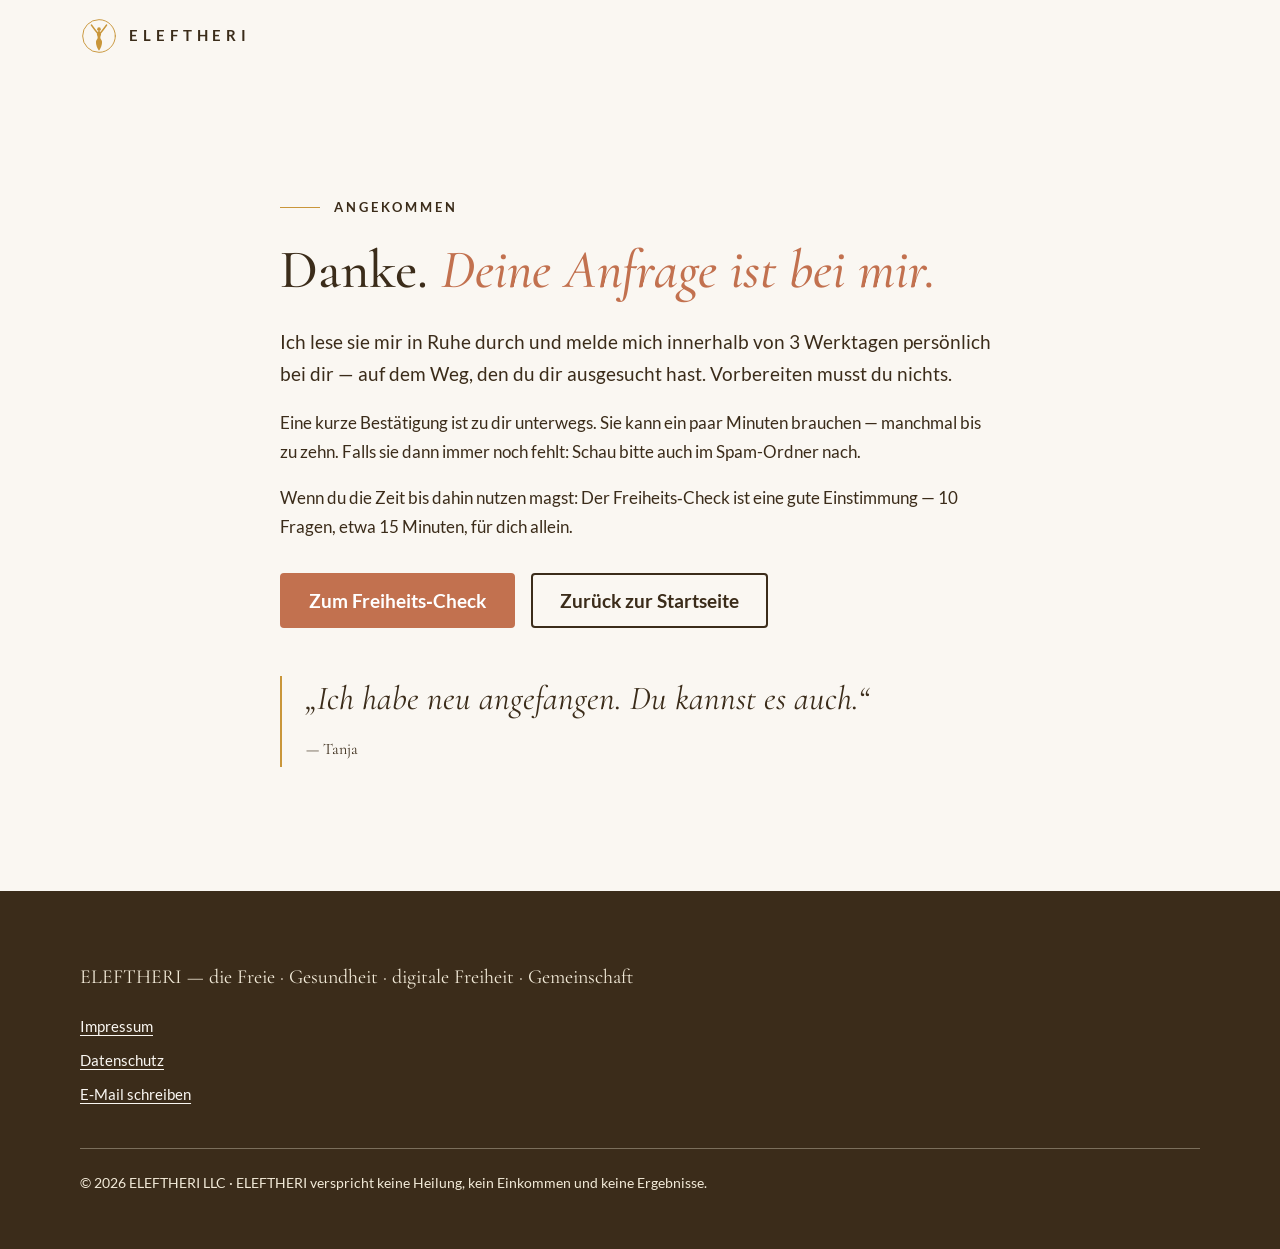
<file: danke/index.html>
<!DOCTYPE html>
<html lang="de">
<head>
<meta charset="UTF-8" />
<meta name="viewport" content="width=device-width, initial-scale=1" />
<title>Danke — deine Anfrage ist da · ELEFTHERI</title>
<meta name="robots" content="noindex" />
<link rel="stylesheet" href="../fonts/fonts.css?v=2" />
<link rel="stylesheet" href="../styles.css?v=2" />
<script>document.documentElement.classList.add("js");</script>
<link rel="icon" href="data:image/svg+xml,%3Csvg xmlns='http://www.w3.org/2000/svg' viewBox='0 0 200 200'%3E%3Cg fill='none' stroke='%23C9963A' stroke-linecap='round'%3E%3Ccircle cx='100' cy='100' r='86' stroke-width='6'/%3E%3Cpath d='M92 84 C82 72 70 56 60 42' stroke-width='8'/%3E%3Cpath d='M108 84 C118 72 130 56 140 42' stroke-width='8'/%3E%3C/g%3E%3Ccircle cx='100' cy='64' r='10' fill='%23C9963A'/%3E%3Cpath d='M100 74 C106 75 111 81 111 90 C111 98 107 101 107 108 C107 118 115 120 116 130 C117 146 109 164 100 178 C91 164 83 146 84 130 C85 120 93 118 93 108 C93 101 89 98 89 90 C89 81 94 75 100 74 Z' fill='%23C9963A'/%3E%3C/svg%3E" />
</head>
<body>

<svg width="0" height="0" style="position:absolute" aria-hidden="true">
  <symbol id="signet" viewBox="0 0 200 200">
    <g fill="none" stroke="currentColor" stroke-linecap="round" stroke-linejoin="round">
      <circle cx="100" cy="100" r="86" stroke-width="5"/>
      <path d="M92 84 C82 72, 70 56, 60 42" stroke-width="7.5"/>
      <path d="M108 84 C118 72, 130 56, 140 42" stroke-width="7.5"/>
    </g>
    <circle cx="100" cy="64" r="9.5" fill="currentColor"/>
    <path d="M100 74 C106 75, 111 81, 111 90 C111 98, 107 101, 107 108 C107 118, 115 120, 116 130 C117 146, 109 164, 100 178 C91 164, 83 146, 84 130 C85 120, 93 118, 93 108 C93 101, 89 98, 89 90 C89 81, 94 75, 100 74 Z" fill="currentColor"/>
  </symbol>
</svg>

<header class="site-header">
  <div class="wrap header-inner">
    <a class="brand" href="../" aria-label="ELEFTHERI — zur Startseite">
      <svg class="brand-mark" aria-hidden="true"><use href="#signet"/></svg>
      <span class="brand-word">ELEFTHERI</span>
    </a>
  </div>
</header>

<main class="section" id="danke">
  <div class="narrow">
    <p class="eyebrow">Angekommen</p>
    <h1 class="h2">Danke<span id="dankeName"></span>. <em>Deine Anfrage ist bei mir.</em></h1>

    <!-- Normalfall -->
    <div id="dankeAB">
      <p class="lede">Ich lese sie mir in Ruhe durch und melde mich innerhalb von 3&nbsp;Werktagen persönlich bei dir — auf dem Weg, den du dir ausgesucht hast. Vorbereiten musst du nichts.</p>
      <p>Eine kurze Bestätigung ist zu dir unterwegs. Sie kann ein paar Minuten brauchen — manchmal bis zu zehn. Falls sie dann immer noch fehlt: Schau bitte auch im Spam-Ordner nach.</p>
      <p>Wenn du die Zeit bis dahin nutzen magst: Der Freiheits‑Check ist eine gute Einstimmung — 10 Fragen, etwa 15 Minuten, für dich allein.</p>
    </div>

    <!-- Wer eher am Anfang steht -->
    <div id="dankeC" hidden>
      <p class="lede">Aus deinen Antworten lese ich: Du stehst eher am Anfang — und das ist ein guter Ort.</p>
      <p>Mein ehrlicher Tipp: Mach vorher den Freiheits‑Check. 10 Fragen, etwa 15 Minuten, für dich allein. Danach weißt du genauer, was du eigentlich willst — und unser Gespräch wird viel ergiebiger.</p>
      <p>Ich melde mich trotzdem persönlich bei dir, innerhalb von 3&nbsp;Werktagen. Eine kurze Bestätigung ist zu dir unterwegs — sie kann ein paar Minuten brauchen, manchmal bis zu zehn. Falls sie dann immer noch fehlt: Schau bitte auch im Spam-Ordner nach.</p>
    </div>

    <div class="btn-row">
      <a class="btn btn-primary" href="https://check.eleftheri.com/">Zum Freiheits‑Check</a>
      <a class="btn btn-ghost" href="../">Zurück zur Startseite</a>
    </div>

    <p class="quote" style="margin-top:3rem">„Ich habe neu angefangen. Du kannst es auch.“<br /><span style="font-size:1rem; font-style:normal">— Tanja</span></p>
  </div>
</main>

<footer class="site-footer">
  <div class="wrap">
    <p class="footer-pillars">ELEFTHERI — die Freie · Gesundheit · digitale Freiheit · Gemeinschaft</p>
    <ul class="footer-links" style="margin-top:1rem">
      <li><a href="../impressum/">Impressum</a></li>
      <li><a href="../datenschutz/">Datenschutz</a></li>
      <li><a class="cloak" data-u="mail" data-d="eleftheri.com" href="../impressum/">E‑Mail schreiben</a></li>
    </ul>
    <p class="footer-legal">© 2026 ELEFTHERI LLC · ELEFTHERI verspricht keine Heilung, kein Einkommen und keine Ergebnisse.</p>
  </div>
</footer>

<script>
/* Vorname und Einstufung kommen aus dem Browser-Zwischenspeicher der vorigen Seite —
   nie über die Adresszeile, damit keine persönlichen Daten in der URL stehen. */
(function () {
  var name = "", grade = "";
  try {
    name = sessionStorage.getItem("eleftheri_vorname") || "";
    grade = sessionStorage.getItem("eleftheri_einstufung") || "";
    sessionStorage.removeItem("eleftheri_vorname");
    sessionStorage.removeItem("eleftheri_einstufung");
  } catch (e) {}
  if (name) document.getElementById("dankeName").textContent = ", " + name;
  if (grade === "C") {
    document.getElementById("dankeAB").hidden = true;
    document.getElementById("dankeC").hidden = false;
  }
})();
</script>
<script src="../script.js?v=2"></script>
</body>
</html>
</file>
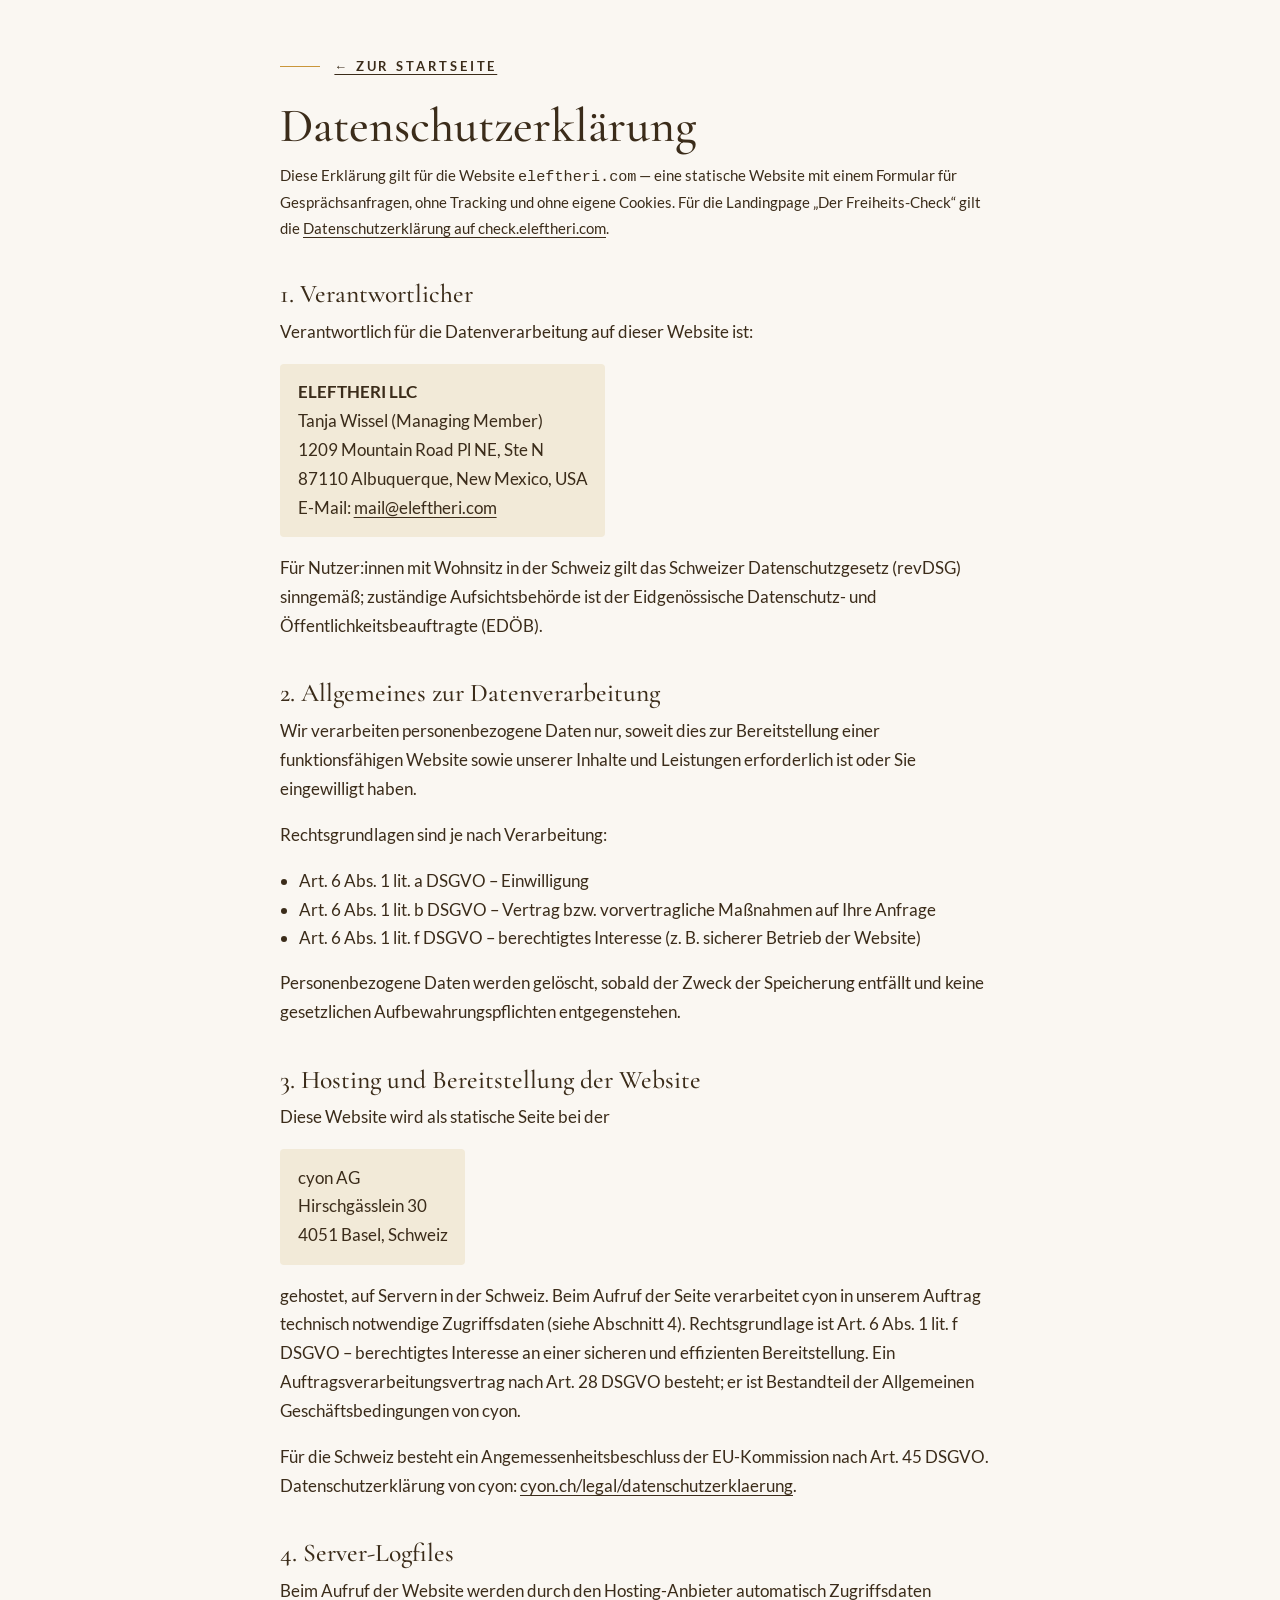
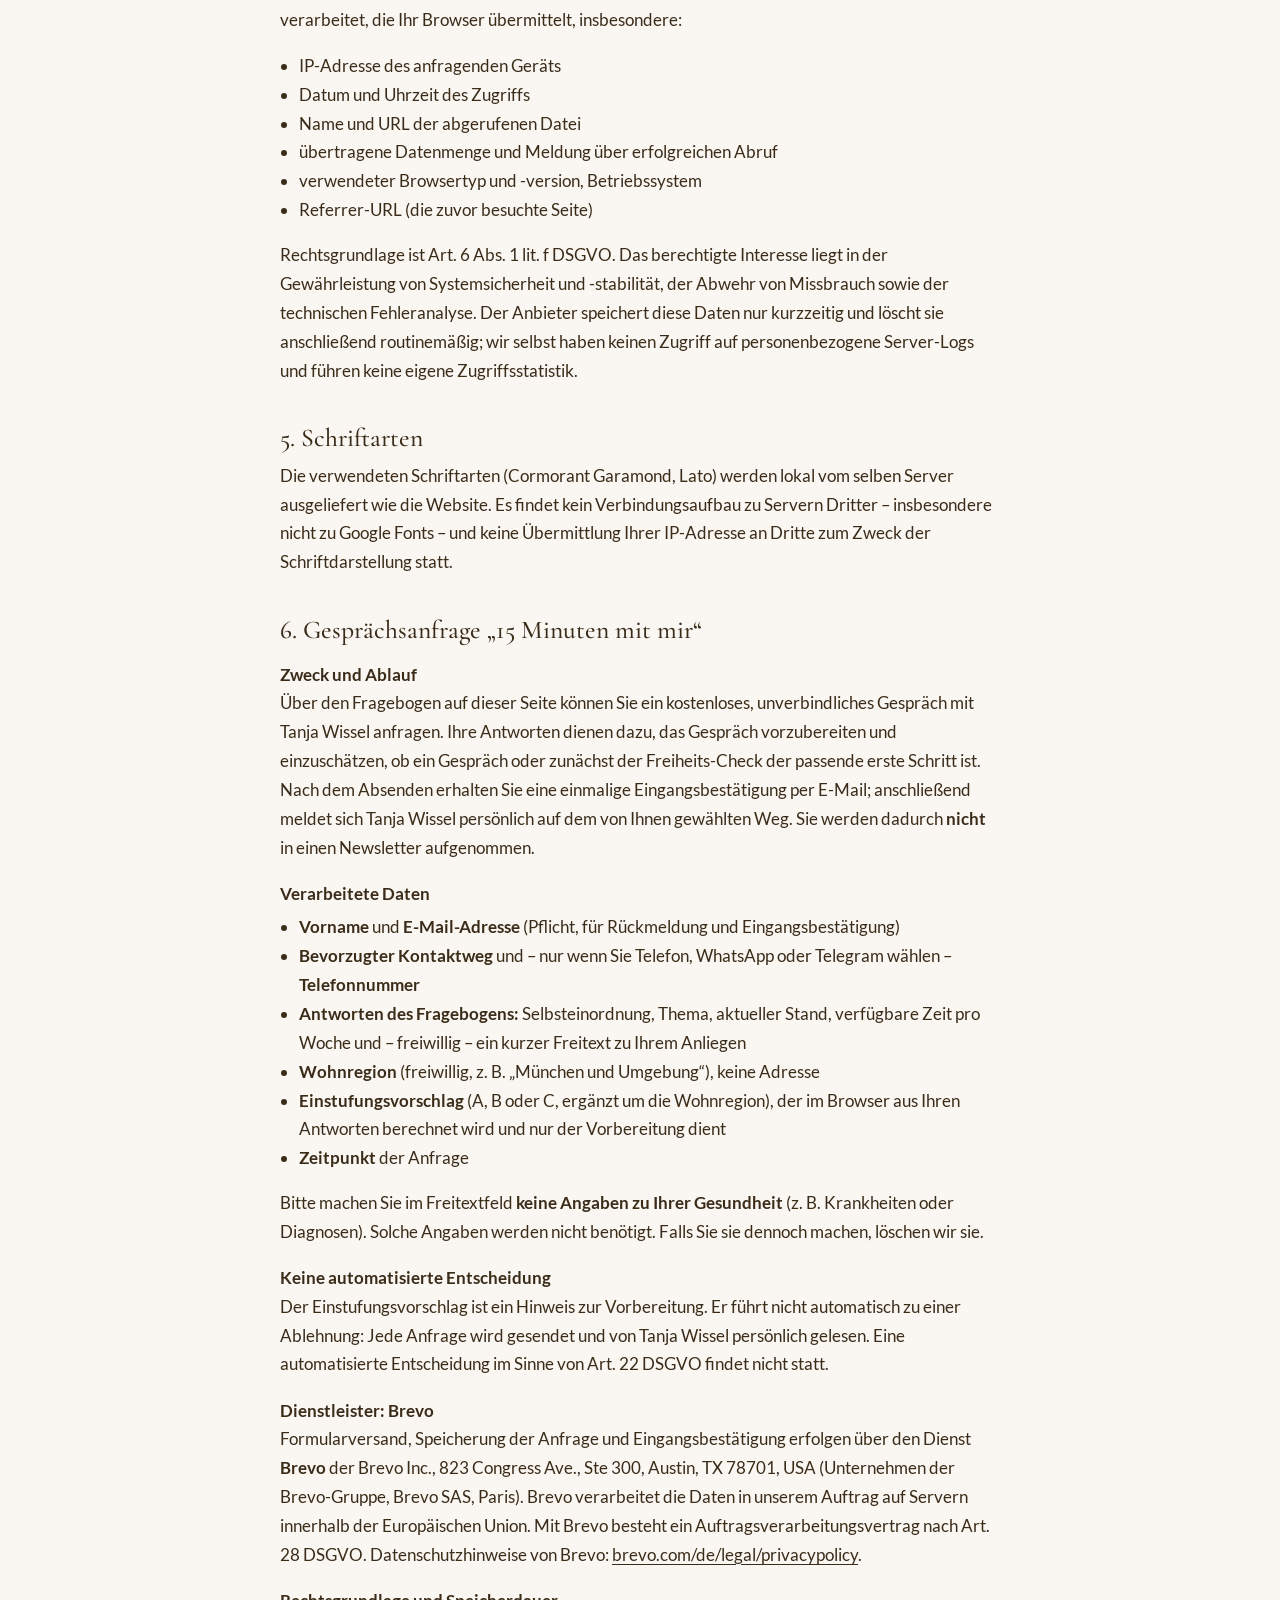
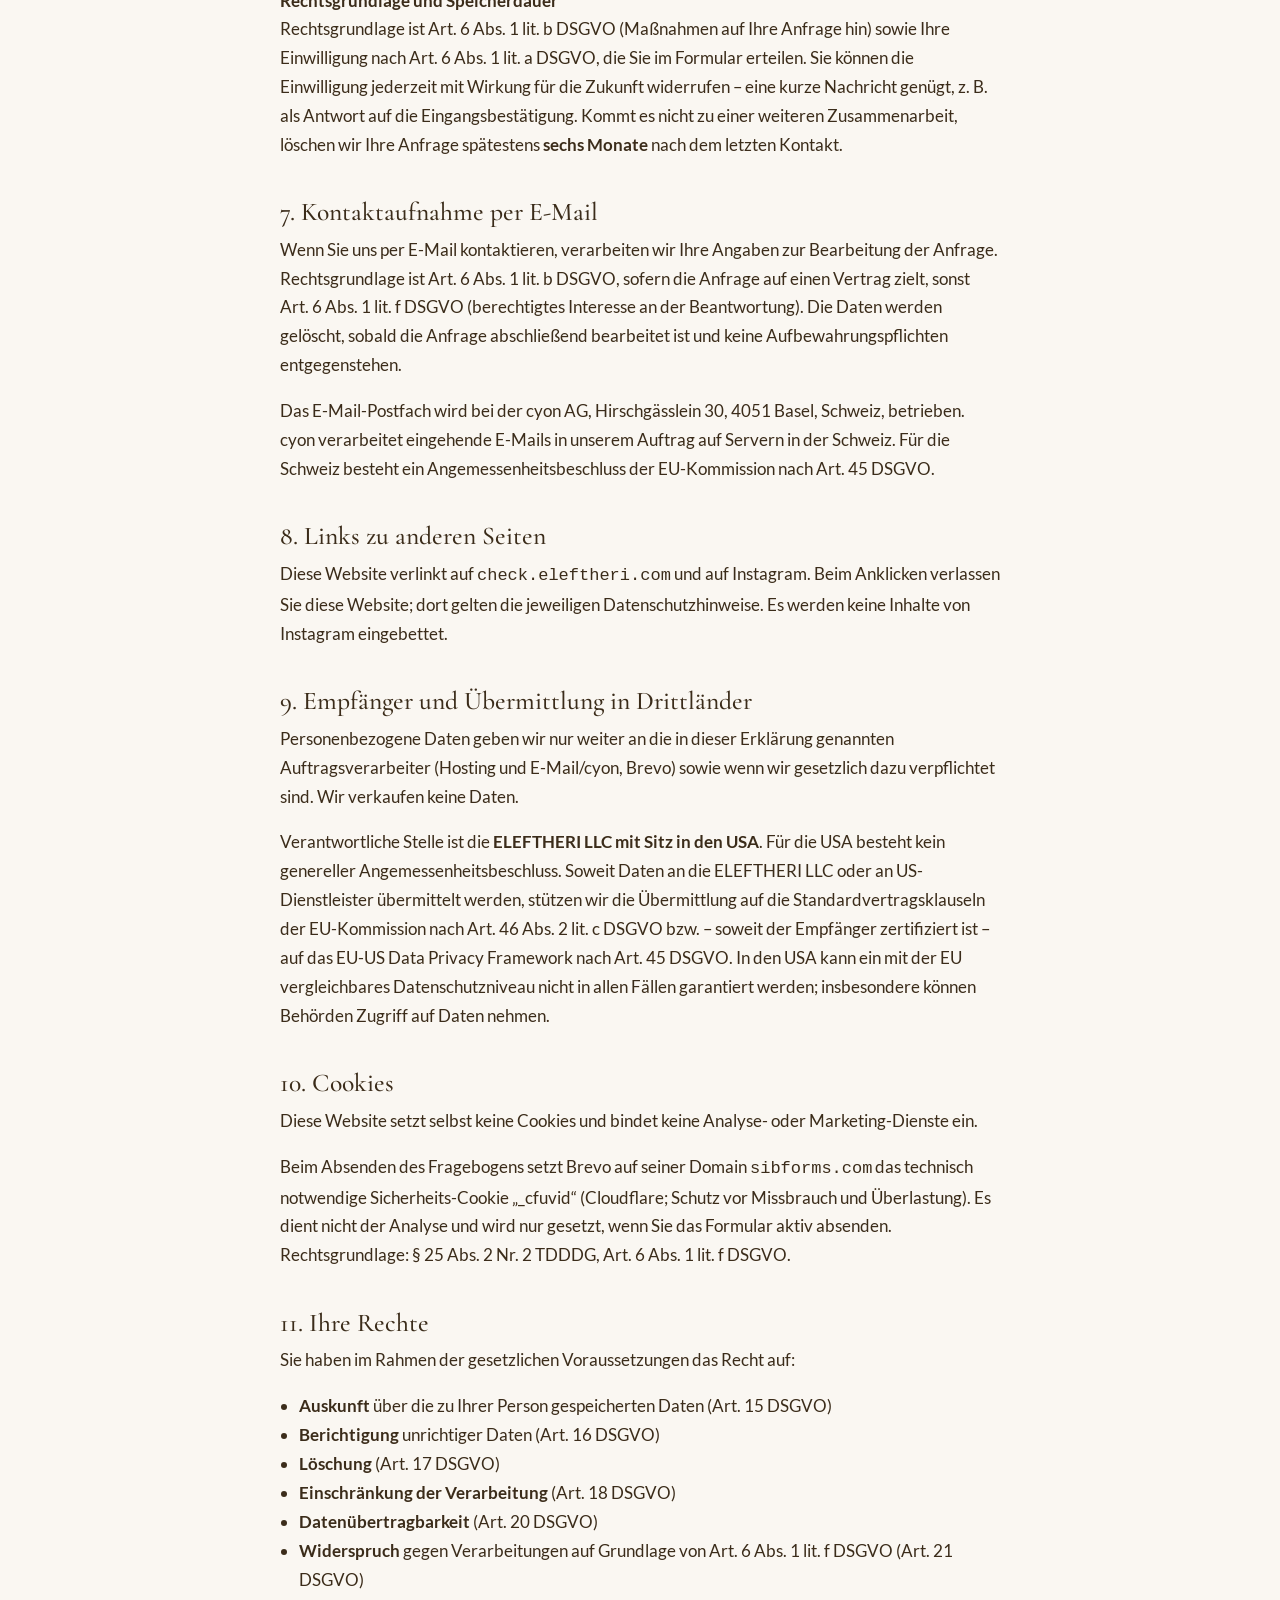
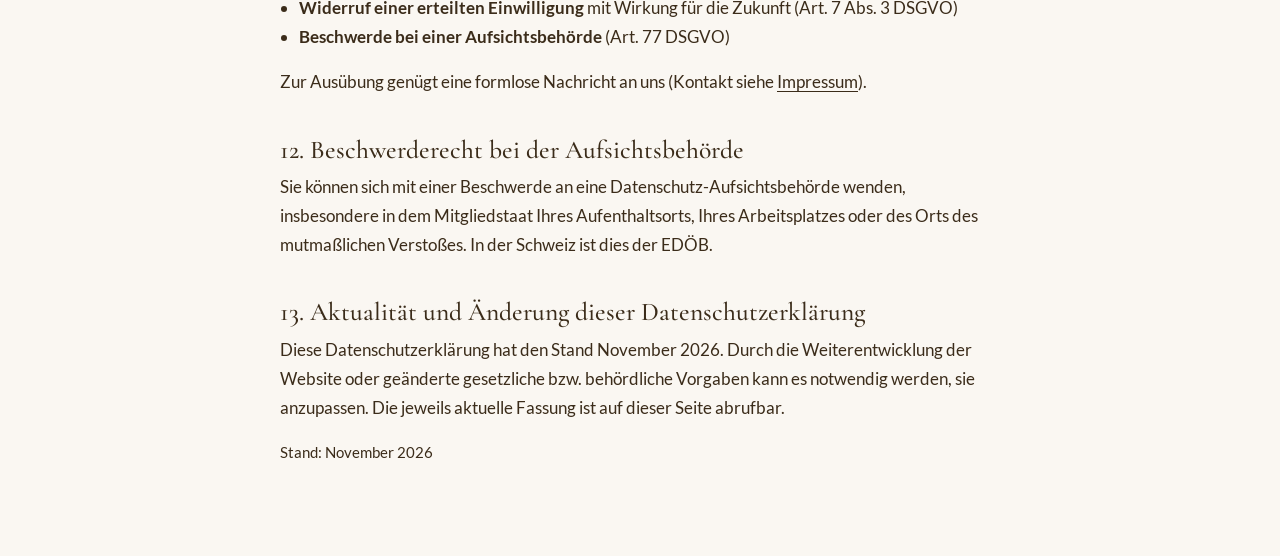
<file: datenschutz/index.html>
<!DOCTYPE html>
<html lang="de">
<head>
<meta charset="UTF-8" />
<meta name="viewport" content="width=device-width, initial-scale=1" />
<title>Datenschutzerklärung — ELEFTHERI</title>
<meta name="description" content="Informationen zur Verarbeitung personenbezogener Daten auf eleftheri.com." />
<meta name="robots" content="noindex" />
<link rel="stylesheet" href="../fonts/fonts.css?v=2" />
<link rel="stylesheet" href="../styles.css?v=2" />
<link rel="icon" href="data:image/svg+xml,%3Csvg xmlns='http://www.w3.org/2000/svg' viewBox='0 0 200 200'%3E%3Cg fill='none' stroke='%23C9963A' stroke-linecap='round'%3E%3Ccircle cx='100' cy='100' r='86' stroke-width='6'/%3E%3Cpath d='M92 84 C82 72 70 56 60 42' stroke-width='8'/%3E%3Cpath d='M108 84 C118 72 130 56 140 42' stroke-width='8'/%3E%3C/g%3E%3Ccircle cx='100' cy='64' r='10' fill='%23C9963A'/%3E%3Cpath d='M100 74 C106 75 111 81 111 90 C111 98 107 101 107 108 C107 118 115 120 116 130 C117 146 109 164 100 178 C91 164 83 146 84 130 C85 120 93 118 93 108 C93 101 89 98 89 90 C89 81 94 75 100 74 Z' fill='%23C9963A'/%3E%3C/svg%3E" />
</head>
<body>
<main class="narrow rechtstext">
  <p class="eyebrow"><a href="../">← Zur Startseite</a></p>

  <h1>Datenschutzerklärung</h1>
  <p class="muted">
    Diese Erklärung gilt für die Website <code>eleftheri.com</code> — eine
    statische Website mit einem Formular für Gesprächsanfragen, ohne Tracking
    und ohne eigene Cookies. Für die Landingpage „Der Freiheits-Check“ gilt die
    <a href="https://check.eleftheri.com/datenschutz/">Datenschutzerklärung auf check.eleftheri.com</a>.
  </p>

  <h2>1. Verantwortlicher</h2>
  <p>Verantwortlich für die Datenverarbeitung auf dieser Website ist:</p>
  <p>
    <span class="addr">
      <strong>ELEFTHERI LLC</strong><br />
      Tanja Wissel (Managing Member)<br />
      1209 Mountain Road Pl NE, Ste N<br />
      87110 Albuquerque, New Mexico, USA<br />
      E-Mail: <a class="cloak" data-u="mail" data-d="eleftheri.com" href="#">mail&#64;eleftheri.com</a>
    </span>
  </p>
  <p>
    Für Nutzer:innen mit Wohnsitz in der Schweiz gilt das Schweizer
    Datenschutzgesetz (revDSG) sinngemäß; zuständige Aufsichtsbehörde ist der
    Eidgenössische Datenschutz- und Öffentlichkeitsbeauftragte (EDÖB).
  </p>

  <h2>2. Allgemeines zur Datenverarbeitung</h2>
  <p>
    Wir verarbeiten personenbezogene Daten nur, soweit dies zur Bereitstellung
    einer funktionsfähigen Website sowie unserer Inhalte und Leistungen
    erforderlich ist oder Sie eingewilligt haben.
  </p>
  <p>Rechtsgrundlagen sind je nach Verarbeitung:</p>
  <ul>
    <li>Art. 6 Abs. 1 lit. a DSGVO – Einwilligung</li>
    <li>Art. 6 Abs. 1 lit. b DSGVO – Vertrag bzw. vorvertragliche Maßnahmen auf Ihre Anfrage</li>
    <li>Art. 6 Abs. 1 lit. f DSGVO – berechtigtes Interesse (z. B. sicherer Betrieb der Website)</li>
  </ul>
  <p>
    Personenbezogene Daten werden gelöscht, sobald der Zweck der Speicherung
    entfällt und keine gesetzlichen Aufbewahrungspflichten entgegenstehen.
  </p>

  <h2>3. Hosting und Bereitstellung der Website</h2>
  <p>
    Diese Website wird als statische Seite bei der
  </p>
  <p>
    <span class="addr">
      cyon AG<br />
      Hirschgässlein 30<br />
      4051 Basel, Schweiz
    </span>
  </p>
  <p>
    gehostet, auf Servern in der Schweiz. Beim Aufruf der Seite verarbeitet
    cyon in unserem Auftrag technisch notwendige Zugriffsdaten (siehe
    Abschnitt 4). Rechtsgrundlage ist Art. 6 Abs. 1 lit. f DSGVO – berechtigtes
    Interesse an einer sicheren und effizienten Bereitstellung. Ein
    Auftragsverarbeitungsvertrag nach Art. 28 DSGVO besteht; er ist Bestandteil
    der Allgemeinen Geschäftsbedingungen von cyon.
  </p>
  <p>
    Für die Schweiz besteht ein Angemessenheitsbeschluss der EU-Kommission nach
    Art. 45 DSGVO. Datenschutzerklärung von cyon:
    <a href="https://www.cyon.ch/legal/datenschutzerklaerung">cyon.ch/legal/datenschutzerklaerung</a>.
  </p>

  <h2>4. Server-Logfiles</h2>
  <p>
    Beim Aufruf der Website werden durch den Hosting-Anbieter automatisch
    Zugriffsdaten verarbeitet, die Ihr Browser übermittelt, insbesondere:
  </p>
  <ul>
    <li>IP-Adresse des anfragenden Geräts</li>
    <li>Datum und Uhrzeit des Zugriffs</li>
    <li>Name und URL der abgerufenen Datei</li>
    <li>übertragene Datenmenge und Meldung über erfolgreichen Abruf</li>
    <li>verwendeter Browsertyp und -version, Betriebssystem</li>
    <li>Referrer-URL (die zuvor besuchte Seite)</li>
  </ul>
  <p>
    Rechtsgrundlage ist Art. 6 Abs. 1 lit. f DSGVO. Das berechtigte Interesse
    liegt in der Gewährleistung von Systemsicherheit und -stabilität, der
    Abwehr von Missbrauch sowie der technischen Fehleranalyse. Der Anbieter
    speichert diese Daten nur kurzzeitig und löscht sie anschließend
    routinemäßig; wir selbst haben keinen Zugriff auf personenbezogene
    Server-Logs und führen keine eigene Zugriffsstatistik.
  </p>

  <h2>5. Schriftarten</h2>
  <p>
    Die verwendeten Schriftarten (Cormorant Garamond, Lato) werden lokal vom
    selben Server ausgeliefert wie die Website. Es findet kein
    Verbindungsaufbau zu Servern Dritter – insbesondere nicht zu Google Fonts –
    und keine Übermittlung Ihrer IP-Adresse an Dritte zum Zweck der
    Schriftdarstellung statt.
  </p>

  <h2>6. Gesprächsanfrage „15 Minuten mit mir“</h2>

  <h3>Zweck und Ablauf</h3>
  <p>
    Über den Fragebogen auf dieser Seite können Sie ein kostenloses,
    unverbindliches Gespräch mit Tanja Wissel anfragen. Ihre Antworten dienen
    dazu, das Gespräch vorzubereiten und einzuschätzen, ob ein Gespräch oder
    zunächst der Freiheits-Check der passende erste Schritt ist. Nach dem
    Absenden erhalten Sie eine einmalige Eingangsbestätigung per E-Mail;
    anschließend meldet sich Tanja Wissel persönlich auf dem von Ihnen
    gewählten Weg. Sie werden dadurch <strong>nicht</strong> in einen
    Newsletter aufgenommen.
  </p>

  <h3>Verarbeitete Daten</h3>
  <ul>
    <li><strong>Vorname</strong> und <strong>E-Mail-Adresse</strong> (Pflicht, für Rückmeldung und Eingangsbestätigung)</li>
    <li><strong>Bevorzugter Kontaktweg</strong> und – nur wenn Sie Telefon, WhatsApp oder Telegram wählen – <strong>Telefonnummer</strong></li>
    <li><strong>Antworten des Fragebogens:</strong> Selbsteinordnung, Thema, aktueller Stand, verfügbare Zeit pro Woche und – freiwillig – ein kurzer Freitext zu Ihrem Anliegen</li>
    <li><strong>Wohnregion</strong> (freiwillig, z.&nbsp;B. „München und Umgebung“), keine Adresse</li>
    <li><strong>Einstufungsvorschlag</strong> (A, B oder C, ergänzt um die Wohnregion), der im Browser aus Ihren Antworten berechnet wird und nur der Vorbereitung dient</li>
    <li><strong>Zeitpunkt</strong> der Anfrage</li>
  </ul>
  <p>
    Bitte machen Sie im Freitextfeld <strong>keine Angaben zu Ihrer
    Gesundheit</strong> (z. B. Krankheiten oder Diagnosen). Solche Angaben
    werden nicht benötigt. Falls Sie sie dennoch machen, löschen wir sie.
  </p>

  <h3>Keine automatisierte Entscheidung</h3>
  <p>
    Der Einstufungsvorschlag ist ein Hinweis zur Vorbereitung. Er führt nicht
    automatisch zu einer Ablehnung: Jede Anfrage wird gesendet und von Tanja
    Wissel persönlich gelesen. Eine automatisierte Entscheidung im Sinne von
    Art. 22 DSGVO findet nicht statt.
  </p>

  <h3>Dienstleister: Brevo</h3>
  <p>
    Formularversand, Speicherung der Anfrage und Eingangsbestätigung erfolgen
    über den Dienst <strong>Brevo</strong> der Brevo Inc., 823 Congress Ave.,
    Ste 300, Austin, TX 78701, USA (Unternehmen der Brevo-Gruppe, Brevo SAS,
    Paris). Brevo verarbeitet die Daten in unserem Auftrag auf Servern
    innerhalb der Europäischen Union. Mit Brevo besteht ein
    Auftragsverarbeitungsvertrag nach Art. 28 DSGVO. Datenschutzhinweise von
    Brevo:
    <a href="https://www.brevo.com/de/legal/privacypolicy/">brevo.com/de/legal/privacypolicy</a>.
  </p>

  <h3>Rechtsgrundlage und Speicherdauer</h3>
  <p>
    Rechtsgrundlage ist Art. 6 Abs. 1 lit. b DSGVO (Maßnahmen auf Ihre Anfrage
    hin) sowie Ihre Einwilligung nach Art. 6 Abs. 1 lit. a DSGVO, die Sie im
    Formular erteilen. Sie können die Einwilligung jederzeit mit Wirkung für
    die Zukunft widerrufen – eine kurze Nachricht genügt, z. B. als Antwort
    auf die Eingangsbestätigung. Kommt es nicht zu einer weiteren
    Zusammenarbeit, löschen wir Ihre Anfrage spätestens
    <strong>sechs Monate</strong> nach dem letzten Kontakt.
  </p>

  <h2>7. Kontaktaufnahme per E-Mail</h2>
  <p>
    Wenn Sie uns per E-Mail kontaktieren, verarbeiten wir Ihre Angaben zur
    Bearbeitung der Anfrage. Rechtsgrundlage ist Art. 6 Abs. 1 lit. b DSGVO,
    sofern die Anfrage auf einen Vertrag zielt, sonst Art. 6 Abs. 1 lit. f
    DSGVO (berechtigtes Interesse an der Beantwortung). Die Daten werden
    gelöscht, sobald die Anfrage abschließend bearbeitet ist und keine
    Aufbewahrungspflichten entgegenstehen.
  </p>
  <p>
    Das E-Mail-Postfach wird bei der cyon AG, Hirschgässlein 30,
    4051 Basel, Schweiz, betrieben. cyon verarbeitet eingehende E-Mails in
    unserem Auftrag auf Servern in der Schweiz. Für die Schweiz besteht ein
    Angemessenheitsbeschluss der EU-Kommission nach Art. 45 DSGVO.
  </p>

  <h2>8. Links zu anderen Seiten</h2>
  <p>
    Diese Website verlinkt auf <code>check.eleftheri.com</code> und auf
    Instagram. Beim Anklicken verlassen Sie diese Website; dort gelten die
    jeweiligen Datenschutzhinweise. Es werden keine Inhalte von Instagram
    eingebettet.
  </p>

  <h2>9. Empfänger und Übermittlung in Drittländer</h2>
  <p>
    Personenbezogene Daten geben wir nur weiter an die in dieser Erklärung
    genannten Auftragsverarbeiter (Hosting und E-Mail/cyon, Brevo) sowie wenn wir
    gesetzlich dazu verpflichtet sind. Wir verkaufen keine Daten.
  </p>
  <p>
    Verantwortliche Stelle ist die <strong>ELEFTHERI LLC mit Sitz in den
    USA</strong>. Für die USA besteht kein genereller
    Angemessenheitsbeschluss. Soweit Daten an die ELEFTHERI LLC oder an
    US-Dienstleister übermittelt werden, stützen wir die Übermittlung auf die
    Standardvertragsklauseln der EU-Kommission nach Art. 46 Abs. 2 lit. c DSGVO
    bzw. – soweit der Empfänger zertifiziert ist – auf das EU-US Data Privacy
    Framework nach Art. 45 DSGVO. In den USA kann ein mit der EU vergleichbares
    Datenschutzniveau nicht in allen Fällen garantiert werden; insbesondere
    können Behörden Zugriff auf Daten nehmen.
  </p>

  <h2>10. Cookies</h2>
  <p>
    Diese Website setzt selbst keine Cookies und bindet keine Analyse- oder
    Marketing-Dienste ein.
  </p>
  <p>
    Beim Absenden des Fragebogens setzt Brevo auf seiner Domain
    <code>sibforms.com</code> das technisch notwendige Sicherheits-Cookie
    „_cfuvid“ (Cloudflare; Schutz vor Missbrauch und Überlastung). Es dient
    nicht der Analyse und wird nur gesetzt, wenn Sie das Formular aktiv
    absenden. Rechtsgrundlage: § 25 Abs. 2 Nr. 2 TDDDG, Art. 6 Abs. 1 lit. f
    DSGVO.
  </p>

  <h2>11. Ihre Rechte</h2>
  <p>Sie haben im Rahmen der gesetzlichen Voraussetzungen das Recht auf:</p>
  <ul>
    <li><strong>Auskunft</strong> über die zu Ihrer Person gespeicherten Daten (Art. 15 DSGVO)</li>
    <li><strong>Berichtigung</strong> unrichtiger Daten (Art. 16 DSGVO)</li>
    <li><strong>Löschung</strong> (Art. 17 DSGVO)</li>
    <li><strong>Einschränkung der Verarbeitung</strong> (Art. 18 DSGVO)</li>
    <li><strong>Datenübertragbarkeit</strong> (Art. 20 DSGVO)</li>
    <li><strong>Widerspruch</strong> gegen Verarbeitungen auf Grundlage von Art. 6 Abs. 1 lit. f DSGVO (Art. 21 DSGVO)</li>
    <li><strong>Widerruf einer erteilten Einwilligung</strong> mit Wirkung für die Zukunft (Art. 7 Abs. 3 DSGVO)</li>
    <li><strong>Beschwerde bei einer Aufsichtsbehörde</strong> (Art. 77 DSGVO)</li>
  </ul>
  <p>Zur Ausübung genügt eine formlose Nachricht an uns (Kontakt siehe <a href="../impressum/">Impressum</a>).</p>

  <h2>12. Beschwerderecht bei der Aufsichtsbehörde</h2>
  <p>
    Sie können sich mit einer Beschwerde an eine Datenschutz-Aufsichtsbehörde
    wenden, insbesondere in dem Mitgliedstaat Ihres Aufenthaltsorts, Ihres
    Arbeitsplatzes oder des Orts des mutmaßlichen Verstoßes. In der Schweiz ist
    dies der EDÖB.
  </p>

  <h2>13. Aktualität und Änderung dieser Datenschutzerklärung</h2>
  <p>
    Diese Datenschutzerklärung hat den Stand November 2026. Durch die
    Weiterentwicklung der Website oder geänderte gesetzliche bzw. behördliche
    Vorgaben kann es notwendig werden, sie anzupassen. Die jeweils aktuelle
    Fassung ist auf dieser Seite abrufbar.
  </p>

  <p class="muted">Stand: November 2026</p>
</main>
<script src="../script.js?v=2"></script>
</body>
</html>
</file>
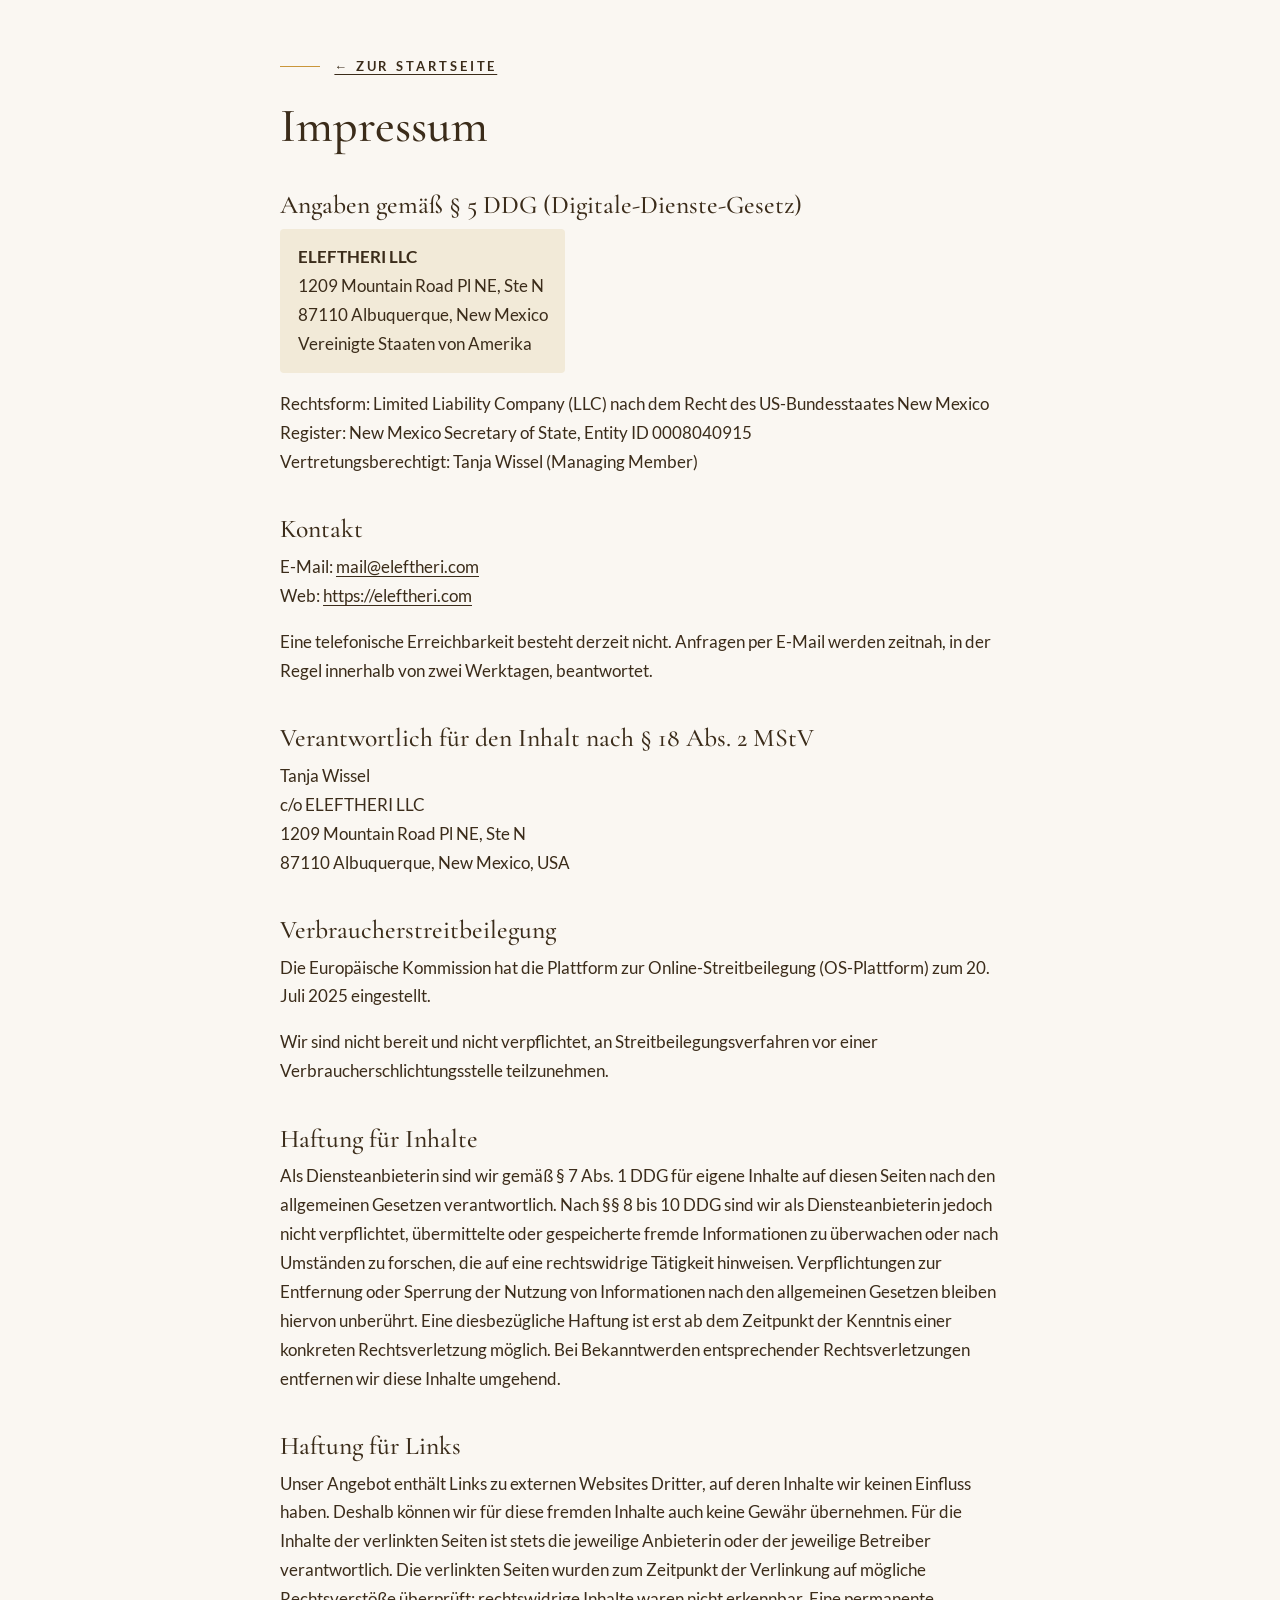
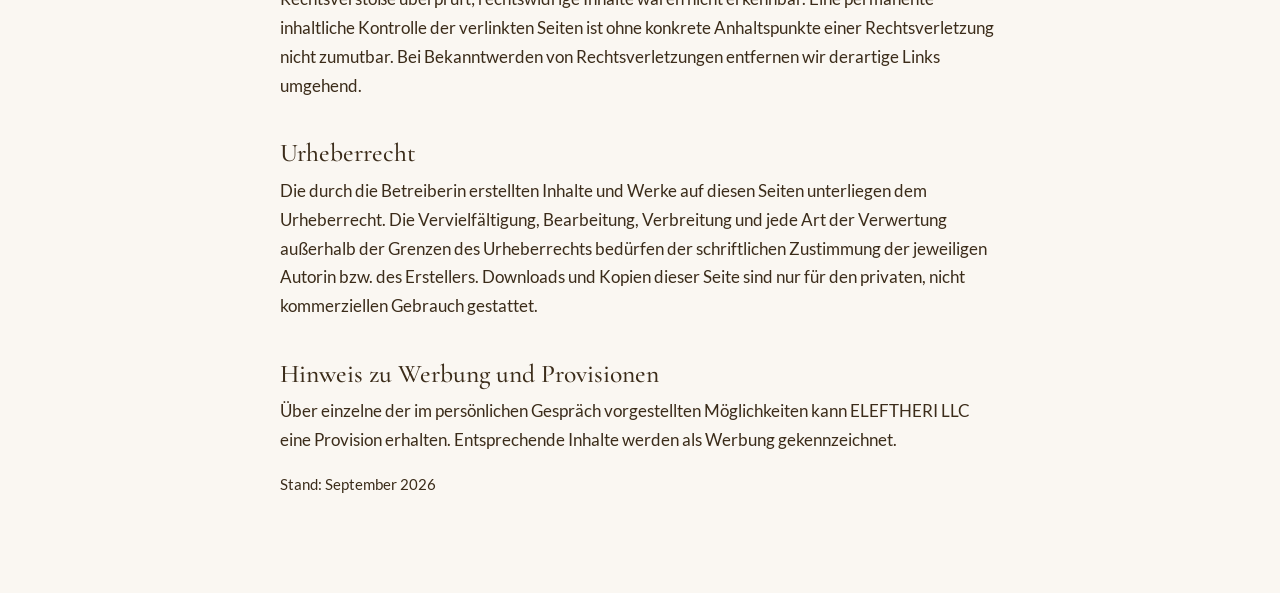
<file: impressum/index.html>
<!DOCTYPE html>
<html lang="de">
<head>
<meta charset="UTF-8" />
<meta name="viewport" content="width=device-width, initial-scale=1" />
<title>Impressum — ELEFTHERI</title>
<meta name="description" content="Anbieterkennzeichnung der ELEFTHERI LLC gemäß § 5 DDG." />
<meta name="robots" content="noindex" />
<link rel="stylesheet" href="../fonts/fonts.css?v=2" />
<link rel="stylesheet" href="../styles.css?v=2" />
<link rel="icon" href="data:image/svg+xml,%3Csvg xmlns='http://www.w3.org/2000/svg' viewBox='0 0 200 200'%3E%3Cg fill='none' stroke='%23C9963A' stroke-linecap='round'%3E%3Ccircle cx='100' cy='100' r='86' stroke-width='6'/%3E%3Cpath d='M92 84 C82 72 70 56 60 42' stroke-width='8'/%3E%3Cpath d='M108 84 C118 72 130 56 140 42' stroke-width='8'/%3E%3C/g%3E%3Ccircle cx='100' cy='64' r='10' fill='%23C9963A'/%3E%3Cpath d='M100 74 C106 75 111 81 111 90 C111 98 107 101 107 108 C107 118 115 120 116 130 C117 146 109 164 100 178 C91 164 83 146 84 130 C85 120 93 118 93 108 C93 101 89 98 89 90 C89 81 94 75 100 74 Z' fill='%23C9963A'/%3E%3C/svg%3E" />
</head>
<body>
<main class="narrow rechtstext">
  <p class="eyebrow"><a href="../">← Zur Startseite</a></p>

  <h1>Impressum</h1>

  <h2>Angaben gemäß § 5 DDG (Digitale-Dienste-Gesetz)</h2>
  <p>
    <span class="addr">
      <strong>ELEFTHERI LLC</strong><br />
      1209 Mountain Road Pl NE, Ste N<br />
      87110 Albuquerque, New Mexico<br />
      Vereinigte Staaten von Amerika
    </span>
  </p>
  <p>
    Rechtsform: Limited Liability Company (LLC) nach dem Recht des
    US-Bundesstaates New Mexico<br />
    Register: New Mexico Secretary of State, Entity ID 0008040915<br />
    Vertretungsberechtigt: Tanja Wissel (Managing Member)
  </p>

  <h2>Kontakt</h2>
  <p>
    E-Mail: <a class="cloak" data-u="mail" data-d="eleftheri.com" href="#">mail&#64;eleftheri.com</a><br />
    Web: <a href="https://eleftheri.com">https://eleftheri.com</a>
  </p>
  <p>
    Eine telefonische Erreichbarkeit besteht derzeit nicht. Anfragen per
    E-Mail werden zeitnah, in der Regel innerhalb von
    zwei Werktagen, beantwortet.
  </p>

  <h2>Verantwortlich für den Inhalt nach § 18 Abs. 2 MStV</h2>
  <p>
    Tanja Wissel<br />
    c/o ELEFTHERI LLC<br />
    1209 Mountain Road Pl NE, Ste N<br />
    87110 Albuquerque, New Mexico, USA
  </p>

  <h2>Verbraucherstreitbeilegung</h2>
  <p>
    Die Europäische Kommission hat die Plattform zur Online-Streitbeilegung
    (OS-Plattform) zum 20. Juli 2025 eingestellt.
  </p>
  <p>
    Wir sind nicht bereit und nicht verpflichtet, an Streitbeilegungsverfahren
    vor einer Verbraucherschlichtungsstelle teilzunehmen.
  </p>

  <h2>Haftung für Inhalte</h2>
  <p>
    Als Diensteanbieterin sind wir gemäß § 7 Abs. 1 DDG für eigene Inhalte auf
    diesen Seiten nach den allgemeinen Gesetzen verantwortlich. Nach §§ 8 bis
    10 DDG sind wir als Diensteanbieterin jedoch nicht verpflichtet,
    übermittelte oder gespeicherte fremde Informationen zu überwachen oder nach
    Umständen zu forschen, die auf eine rechtswidrige Tätigkeit hinweisen.
    Verpflichtungen zur Entfernung oder Sperrung der Nutzung von Informationen
    nach den allgemeinen Gesetzen bleiben hiervon unberührt. Eine
    diesbezügliche Haftung ist erst ab dem Zeitpunkt der Kenntnis einer
    konkreten Rechtsverletzung möglich. Bei Bekanntwerden entsprechender
    Rechtsverletzungen entfernen wir diese Inhalte umgehend.
  </p>

  <h2>Haftung für Links</h2>
  <p>
    Unser Angebot enthält Links zu externen Websites Dritter, auf deren Inhalte
    wir keinen Einfluss haben. Deshalb können wir für diese fremden Inhalte
    auch keine Gewähr übernehmen. Für die Inhalte der verlinkten Seiten ist
    stets die jeweilige Anbieterin oder der jeweilige Betreiber verantwortlich.
    Die verlinkten Seiten wurden zum Zeitpunkt der Verlinkung auf mögliche
    Rechtsverstöße überprüft; rechtswidrige Inhalte waren nicht erkennbar. Eine
    permanente inhaltliche Kontrolle der verlinkten Seiten ist ohne konkrete
    Anhaltspunkte einer Rechtsverletzung nicht zumutbar. Bei Bekanntwerden von
    Rechtsverletzungen entfernen wir derartige Links umgehend.
  </p>

  <h2>Urheberrecht</h2>
  <p>
    Die durch die Betreiberin erstellten Inhalte und Werke auf diesen Seiten
    unterliegen dem Urheberrecht. Die Vervielfältigung, Bearbeitung,
    Verbreitung und jede Art der Verwertung außerhalb der Grenzen des
    Urheberrechts bedürfen der schriftlichen Zustimmung der jeweiligen Autorin
    bzw. des Erstellers. Downloads und Kopien dieser Seite sind nur für den
    privaten, nicht kommerziellen Gebrauch gestattet.
  </p>

  <h2>Hinweis zu Werbung und Provisionen</h2>
  <p>
    Über einzelne der im persönlichen Gespräch vorgestellten Möglichkeiten kann
    ELEFTHERI LLC eine Provision erhalten. Entsprechende Inhalte werden als
    Werbung gekennzeichnet.
  </p>

  <p class="muted">Stand: September 2026</p>
</main>
<script src="../script.js?v=2"></script>
</body>
</html>
</file>
<file: fonts/fonts.css>
/* Lokal eingebundene Schriften — ersetzt Google Fonts CDN.
   Quelle: Google Fonts (Cormorant Garamond, Lato), Subsets latin + latin-ext.
   Neu erzeugen: siehe fonts/README.md */

/* Cormorant Garamond 400 italic — latin-ext */
@font-face {
  font-family: 'Cormorant Garamond';
  font-style: italic;
  font-weight: 400;
  font-display: swap;
  src: url(./cormorant-garamond-400-italic-latin-ext.woff2) format('woff2');
  unicode-range: U+0100-02BA, U+02BD-02C5, U+02C7-02CC, U+02CE-02D7, U+02DD-02FF, U+0304, U+0308, U+0329, U+1D00-1DBF, U+1E00-1E9F, U+1EF2-1EFF, U+2020, U+20A0-20AB, U+20AD-20C0, U+2113, U+2C60-2C7F, U+A720-A7FF;
}

/* Cormorant Garamond 400 italic — latin */
@font-face {
  font-family: 'Cormorant Garamond';
  font-style: italic;
  font-weight: 400;
  font-display: swap;
  src: url(./cormorant-garamond-400-italic-latin.woff2) format('woff2');
  unicode-range: U+0000-00FF, U+0131, U+0152-0153, U+02BB-02BC, U+02C6, U+02DA, U+02DC, U+0304, U+0308, U+0329, U+2000-206F, U+20AC, U+2122, U+2191, U+2193, U+2212, U+2215, U+FEFF, U+FFFD;
}

/* Cormorant Garamond 500 italic — latin-ext */
@font-face {
  font-family: 'Cormorant Garamond';
  font-style: italic;
  font-weight: 500;
  font-display: swap;
  src: url(./cormorant-garamond-500-italic-latin-ext.woff2) format('woff2');
  unicode-range: U+0100-02BA, U+02BD-02C5, U+02C7-02CC, U+02CE-02D7, U+02DD-02FF, U+0304, U+0308, U+0329, U+1D00-1DBF, U+1E00-1E9F, U+1EF2-1EFF, U+2020, U+20A0-20AB, U+20AD-20C0, U+2113, U+2C60-2C7F, U+A720-A7FF;
}

/* Cormorant Garamond 500 italic — latin */
@font-face {
  font-family: 'Cormorant Garamond';
  font-style: italic;
  font-weight: 500;
  font-display: swap;
  src: url(./cormorant-garamond-500-italic-latin.woff2) format('woff2');
  unicode-range: U+0000-00FF, U+0131, U+0152-0153, U+02BB-02BC, U+02C6, U+02DA, U+02DC, U+0304, U+0308, U+0329, U+2000-206F, U+20AC, U+2122, U+2191, U+2193, U+2212, U+2215, U+FEFF, U+FFFD;
}

/* Cormorant Garamond 400 normal — latin-ext */
@font-face {
  font-family: 'Cormorant Garamond';
  font-style: normal;
  font-weight: 400;
  font-display: swap;
  src: url(./cormorant-garamond-400-normal-latin-ext.woff2) format('woff2');
  unicode-range: U+0100-02BA, U+02BD-02C5, U+02C7-02CC, U+02CE-02D7, U+02DD-02FF, U+0304, U+0308, U+0329, U+1D00-1DBF, U+1E00-1E9F, U+1EF2-1EFF, U+2020, U+20A0-20AB, U+20AD-20C0, U+2113, U+2C60-2C7F, U+A720-A7FF;
}

/* Cormorant Garamond 400 normal — latin */
@font-face {
  font-family: 'Cormorant Garamond';
  font-style: normal;
  font-weight: 400;
  font-display: swap;
  src: url(./cormorant-garamond-400-normal-latin.woff2) format('woff2');
  unicode-range: U+0000-00FF, U+0131, U+0152-0153, U+02BB-02BC, U+02C6, U+02DA, U+02DC, U+0304, U+0308, U+0329, U+2000-206F, U+20AC, U+2122, U+2191, U+2193, U+2212, U+2215, U+FEFF, U+FFFD;
}

/* Cormorant Garamond 500 normal — latin-ext */
@font-face {
  font-family: 'Cormorant Garamond';
  font-style: normal;
  font-weight: 500;
  font-display: swap;
  src: url(./cormorant-garamond-500-normal-latin-ext.woff2) format('woff2');
  unicode-range: U+0100-02BA, U+02BD-02C5, U+02C7-02CC, U+02CE-02D7, U+02DD-02FF, U+0304, U+0308, U+0329, U+1D00-1DBF, U+1E00-1E9F, U+1EF2-1EFF, U+2020, U+20A0-20AB, U+20AD-20C0, U+2113, U+2C60-2C7F, U+A720-A7FF;
}

/* Cormorant Garamond 500 normal — latin */
@font-face {
  font-family: 'Cormorant Garamond';
  font-style: normal;
  font-weight: 500;
  font-display: swap;
  src: url(./cormorant-garamond-500-normal-latin.woff2) format('woff2');
  unicode-range: U+0000-00FF, U+0131, U+0152-0153, U+02BB-02BC, U+02C6, U+02DA, U+02DC, U+0304, U+0308, U+0329, U+2000-206F, U+20AC, U+2122, U+2191, U+2193, U+2212, U+2215, U+FEFF, U+FFFD;
}

/* Cormorant Garamond 600 normal — latin-ext */
@font-face {
  font-family: 'Cormorant Garamond';
  font-style: normal;
  font-weight: 600;
  font-display: swap;
  src: url(./cormorant-garamond-600-normal-latin-ext.woff2) format('woff2');
  unicode-range: U+0100-02BA, U+02BD-02C5, U+02C7-02CC, U+02CE-02D7, U+02DD-02FF, U+0304, U+0308, U+0329, U+1D00-1DBF, U+1E00-1E9F, U+1EF2-1EFF, U+2020, U+20A0-20AB, U+20AD-20C0, U+2113, U+2C60-2C7F, U+A720-A7FF;
}

/* Cormorant Garamond 600 normal — latin */
@font-face {
  font-family: 'Cormorant Garamond';
  font-style: normal;
  font-weight: 600;
  font-display: swap;
  src: url(./cormorant-garamond-600-normal-latin.woff2) format('woff2');
  unicode-range: U+0000-00FF, U+0131, U+0152-0153, U+02BB-02BC, U+02C6, U+02DA, U+02DC, U+0304, U+0308, U+0329, U+2000-206F, U+20AC, U+2122, U+2191, U+2193, U+2212, U+2215, U+FEFF, U+FFFD;
}

/* Lato 300 normal — latin-ext */
@font-face {
  font-family: 'Lato';
  font-style: normal;
  font-weight: 300;
  font-display: swap;
  src: url(./lato-300-normal-latin-ext.woff2) format('woff2');
  unicode-range: U+0100-02BA, U+02BD-02C5, U+02C7-02CC, U+02CE-02D7, U+02DD-02FF, U+0304, U+0308, U+0329, U+1D00-1DBF, U+1E00-1E9F, U+1EF2-1EFF, U+2020, U+20A0-20AB, U+20AD-20C0, U+2113, U+2C60-2C7F, U+A720-A7FF;
}

/* Lato 300 normal — latin */
@font-face {
  font-family: 'Lato';
  font-style: normal;
  font-weight: 300;
  font-display: swap;
  src: url(./lato-300-normal-latin.woff2) format('woff2');
  unicode-range: U+0000-00FF, U+0131, U+0152-0153, U+02BB-02BC, U+02C6, U+02DA, U+02DC, U+0304, U+0308, U+0329, U+2000-206F, U+20AC, U+2122, U+2191, U+2193, U+2212, U+2215, U+FEFF, U+FFFD;
}

/* Lato 400 normal — latin-ext */
@font-face {
  font-family: 'Lato';
  font-style: normal;
  font-weight: 400;
  font-display: swap;
  src: url(./lato-400-normal-latin-ext.woff2) format('woff2');
  unicode-range: U+0100-02BA, U+02BD-02C5, U+02C7-02CC, U+02CE-02D7, U+02DD-02FF, U+0304, U+0308, U+0329, U+1D00-1DBF, U+1E00-1E9F, U+1EF2-1EFF, U+2020, U+20A0-20AB, U+20AD-20C0, U+2113, U+2C60-2C7F, U+A720-A7FF;
}

/* Lato 400 normal — latin */
@font-face {
  font-family: 'Lato';
  font-style: normal;
  font-weight: 400;
  font-display: swap;
  src: url(./lato-400-normal-latin.woff2) format('woff2');
  unicode-range: U+0000-00FF, U+0131, U+0152-0153, U+02BB-02BC, U+02C6, U+02DA, U+02DC, U+0304, U+0308, U+0329, U+2000-206F, U+20AC, U+2122, U+2191, U+2193, U+2212, U+2215, U+FEFF, U+FFFD;
}

/* Lato 700 normal — latin-ext */
@font-face {
  font-family: 'Lato';
  font-style: normal;
  font-weight: 700;
  font-display: swap;
  src: url(./lato-700-normal-latin-ext.woff2) format('woff2');
  unicode-range: U+0100-02BA, U+02BD-02C5, U+02C7-02CC, U+02CE-02D7, U+02DD-02FF, U+0304, U+0308, U+0329, U+1D00-1DBF, U+1E00-1E9F, U+1EF2-1EFF, U+2020, U+20A0-20AB, U+20AD-20C0, U+2113, U+2C60-2C7F, U+A720-A7FF;
}

/* Lato 700 normal — latin */
@font-face {
  font-family: 'Lato';
  font-style: normal;
  font-weight: 700;
  font-display: swap;
  src: url(./lato-700-normal-latin.woff2) format('woff2');
  unicode-range: U+0000-00FF, U+0131, U+0152-0153, U+02BB-02BC, U+02C6, U+02DA, U+02DC, U+0304, U+0308, U+0329, U+2000-206F, U+20AC, U+2122, U+2191, U+2193, U+2212, U+2215, U+FEFF, U+FFFD;
}
</file>
<file: styles.css>
/* ELEFTHERI — eleftheri.com
   Markenfarben exakt nach Markenauftritt.md. Kontraste geprüft (WCAG 2.1 AA):
   Dunkelbraun auf Weiß gebrochen 12,6 : 1 · auf Sand 11,2 : 1
   Gold auf Dunkelbraun 5,1 : 1 (nur auf dunklem Grund als Text)
   Weiß auf Terrakotta 3,6 : 1 → Buttons nur mit ≥ 19,2 px fett
   Terrakotta auf Weiß gebrochen 3,4 : 1 → nur große Überschriften-Akzente */

:root {
  --gold: #C9963A;
  --terra: #C2714F;
  --olive: #6B7C4A;
  --sand: #F2EAD8;
  --earth: #3B2C1A;
  --cream: #FAF7F2;
  --white: #FFFFFF;

  --serif: "Cormorant Garamond", Georgia, "Times New Roman", serif;
  --sans: "Lato", "Segoe UI", Arial, sans-serif;

  --wrap: 1120px;
  --narrow: 720px;
  --radius: 4px;
  --header-h: 72px;
}

*, *::before, *::after { box-sizing: border-box; }
html { scroll-behavior: auto; -webkit-text-size-adjust: 100%; }
body {
  margin: 0;
  background: var(--cream);
  color: var(--earth);
  font-family: var(--sans);
  font-weight: 400;
  font-size: 1.0625rem;
  line-height: 1.7;
}
img, svg { display: block; max-width: 100%; }
a { color: inherit; text-underline-offset: .2em; }
a:focus-visible, button:focus-visible, input:focus-visible,
textarea:focus-visible, summary:focus-visible, label:focus-within {
  outline: 3px solid var(--terra);
  outline-offset: 3px;
}
p { margin: 0 0 1em; }
h1, h2, h3 { font-family: var(--serif); font-weight: 500; line-height: 1.1; margin: 0; }
em { font-style: italic; }
[hidden] { display: none !important; }

.wrap { width: min(100% - 2.5rem, var(--wrap)); margin-inline: auto; }
.narrow { width: min(100% - 2.5rem, var(--narrow)); margin-inline: auto; }

.skip-link {
  position: absolute; left: 1rem; top: -4rem; z-index: 100;
  background: var(--earth); color: var(--cream); padding: .6rem 1rem;
}
.skip-link:focus { top: 1rem; }

/* ---------- Kleine Zeile über Überschriften ---------- */
.eyebrow {
  display: flex; align-items: center; gap: .9rem;
  font-size: .8rem; font-weight: 700; letter-spacing: .22em; text-transform: uppercase;
  color: var(--earth); margin: 0 0 1.4rem;
}
.eyebrow::before { content: ""; width: 2.5rem; height: 1px; background: var(--gold); flex: none; }
.dark .eyebrow { color: var(--gold); }

.h2 { font-size: clamp(2.1rem, 1.5rem + 2.6vw, 3.4rem); margin-bottom: 1.6rem; }
.h2 em, .h1 em { color: var(--terra); }
.dark .h2 em { color: var(--gold); }

.lede { font-size: 1.2rem; line-height: 1.65; }

/* ---------- Buttons ---------- */
.btn {
  display: inline-flex; align-items: center; justify-content: center; gap: .5rem;
  min-height: 3.4rem; padding: .7rem 1.7rem;
  font-family: var(--sans); font-size: 1.2rem; font-weight: 700; line-height: 1.2;
  text-decoration: none; border-radius: var(--radius); border: 2px solid transparent;
  cursor: pointer; transition: background-color .2s, color .2s, border-color .2s;
}
.btn-primary { background: var(--terra); color: var(--white); border-color: var(--terra); }
.btn-primary:hover { background: var(--earth); border-color: var(--earth); }
.btn-ghost { background: transparent; color: var(--earth); border-color: var(--earth); }
.btn-ghost:hover { background: var(--earth); color: var(--cream); }
.dark .btn-ghost { color: var(--cream); border-color: var(--cream); }
.dark .btn-ghost:hover { background: var(--cream); color: var(--earth); }
.dark .btn-primary:hover { background: var(--cream); color: var(--earth); border-color: var(--cream); }
.btn-row { display: flex; flex-wrap: wrap; gap: 1rem; margin-top: 2rem; }

/* ---------- Header ---------- */
.site-header {
  position: sticky; top: 0; z-index: 50; height: var(--header-h);
  background: var(--cream); border-bottom: 1px solid transparent;
  transition: border-color .2s;
}
.site-header.scrolled { border-bottom-color: var(--sand); }
.header-inner { height: 100%; display: flex; align-items: center; gap: 2rem; }
.brand { display: flex; align-items: center; gap: .7rem; text-decoration: none; color: var(--earth); }
.brand-mark { width: 38px; height: 38px; color: var(--gold); flex: none; }
.brand-word { font-family: var(--sans); font-weight: 700; letter-spacing: .32em; font-size: .95rem; }
.site-nav { margin-left: auto; display: flex; gap: 1.8rem; }
.site-nav a { text-decoration: none; font-size: .95rem; }
.site-nav a:hover { text-decoration: underline; }
.header-cta { font-size: 1rem; min-height: 2.8rem; padding: .5rem 1.1rem; background: transparent; color: var(--earth); border-color: var(--earth); }
.header-cta:hover { background: var(--earth); color: var(--cream); }
.nav-toggle { display: none; }

@media (max-width: 900px) {
  .site-nav, .header-cta { display: none; }
  .nav-toggle {
    display: flex; flex-direction: column; justify-content: center; gap: 6px;
    margin-left: auto; width: 48px; height: 48px; padding: 12px;
    background: none; border: 0; cursor: pointer;
  }
  .nav-toggle span { display: block; height: 2px; background: var(--earth); }
  .site-nav.open {
    display: flex; flex-direction: column; gap: 0;
    position: absolute; top: var(--header-h); left: 0; right: 0;
    background: var(--cream); border-bottom: 1px solid var(--sand); padding: .5rem 1.25rem 1.25rem;
  }
  .site-nav.open a { padding: .85rem 0; border-bottom: 1px solid var(--sand); font-size: 1.05rem; }
}

/* ---------- Abschnitte ---------- */
.section { padding: clamp(4.5rem, 3rem + 6vw, 8rem) 0; }
.sand { background: var(--sand); }
.dark { background: var(--earth); color: var(--sand); }
.dark h2, .dark h3 { color: var(--cream); }

/* Hero */
.hero { padding: clamp(3.5rem, 2rem + 6vw, 7rem) 0 clamp(4rem, 2rem + 6vw, 7rem); }
.hero-grid { display: grid; grid-template-columns: 1.35fr 1fr; gap: clamp(2rem, 5vw, 5rem); align-items: center; }
.h1 { font-size: clamp(2.8rem, 1.6rem + 5vw, 5.4rem); line-height: 1.02; margin-bottom: 1.6rem; }
.h1 em { display: block; }
.hero-sub { font-family: var(--serif); font-size: clamp(1.4rem, 1.1rem + 1vw, 1.8rem); line-height: 1.35; margin-bottom: 1.4rem; }
.reassure { font-size: .95rem; margin-top: 1.4rem; }
.trust {
  list-style: none; margin: 1.6rem 0 0; padding: 1.1rem 0 0; border-top: 1px solid var(--sand);
  display: flex; flex-wrap: wrap; gap: .55rem 1.6rem; font-size: .8rem; letter-spacing: .04em; text-transform: uppercase; color: var(--earth);
}
.trust li { display: flex; align-items: center; }
.trust li::before { content: "✦"; color: var(--gold); font-size: .6rem; margin-right: .6rem; }
@media (max-width: 560px) { .trust { flex-direction: column; } }
.hero-visual {
  aspect-ratio: 4 / 5; background: var(--sand); border-radius: 50% 50% var(--radius) var(--radius) / 38% 38% var(--radius) var(--radius);
  display: grid; place-items: center; position: relative; overflow: hidden;
}
.hero-visual .brand-mark { width: 46%; height: auto; color: var(--gold); }
.hero-visual::after {
  content: "Ich habe neu angefangen."; position: absolute; bottom: 1.6rem; left: 0; right: 0;
  text-align: center; font-family: var(--serif); font-style: italic; font-size: 1.15rem;
}
.hero-visual.has-photo::after { content: none; }
.hero-visual img { position: absolute; inset: 0; width: 100%; height: 100%; object-fit: cover; object-position: 50% 0; }
@media (max-width: 820px) {
  .hero-grid { grid-template-columns: 1fr; }
  .hero-visual { max-width: 320px; }
}

/* Zitat */
.quote {
  font-family: var(--serif); font-style: italic; font-size: clamp(1.5rem, 1.1rem + 1.4vw, 2.1rem);
  line-height: 1.35; border-left: 2px solid var(--gold); padding-left: 1.5rem; margin: 2.5rem 0 0;
}

/* Geschichte */
.story-grid { display: grid; grid-template-columns: 1fr 1fr; gap: clamp(2rem, 6vw, 6rem); }
@media (max-width: 860px) { .story-grid { grid-template-columns: 1fr; } }
.timeline { list-style: none; margin: 0; padding: 0; border-left: 1px solid var(--gold); }
.timeline li { position: relative; padding: 0 0 2.4rem 2rem; }
.timeline li:last-child { padding-bottom: 0; }
.timeline li::before {
  content: ""; position: absolute; left: -6px; top: .55rem;
  width: 11px; height: 11px; border-radius: 50%; background: var(--cream); border: 2px solid var(--gold);
}
.sand .timeline li::before { background: var(--sand); }
.tl-year { font-family: var(--serif); font-size: 2.2rem; line-height: 1; display: block; }
.tl-title { font-weight: 700; display: block; margin: .3rem 0 .4rem; }
.story-end { margin-top: 3rem; }

/* Fundament */
.facts {
  display: flex; flex-wrap: wrap; gap: 0; list-style: none; padding: 0; margin: 2.5rem 0 0;
  border-top: 1px solid var(--gold); border-bottom: 1px solid var(--gold);
}
.facts li { flex: 1 1 200px; padding: 1.1rem 1rem; font-family: var(--serif); font-size: 1.35rem; text-align: center; }
.facts li + li { border-left: 1px solid var(--sand); }

/* Drei Freiheiten */
.pillars { display: grid; grid-template-columns: repeat(3, 1fr); gap: 2.5rem; margin-top: 3.5rem; }
@media (max-width: 860px) { .pillars { grid-template-columns: 1fr; } }
.pillar { border-top: 3px solid var(--olive); padding-top: 1.5rem; }
.pillar-n { font-family: var(--serif); font-size: 1.1rem; color: var(--earth); }
.pillar h3 { font-size: 2.1rem; margin: .2rem 0 .8rem; }
.pillar .claim { font-weight: 700; }
.after-pillars { margin-top: 3rem; font-family: var(--serif); font-size: 1.45rem; line-height: 1.4; }

/* So arbeite ich */
.steps3 { display: grid; grid-template-columns: repeat(3, 1fr); gap: 0; margin-top: 3rem; counter-reset: s; }
@media (max-width: 860px) { .steps3 { grid-template-columns: 1fr; } }
.step3 { padding: 2rem 2rem 2rem 0; }
.step3 + .step3 { border-left: 1px solid var(--gold); padding-left: 2rem; }
@media (max-width: 860px) { .step3 + .step3 { border-left: 0; border-top: 1px solid var(--gold); padding-left: 0; } }
.step3 h3 { font-size: 2.2rem; margin-bottom: .6rem; color: var(--gold); }
.values { list-style: none; padding: 0; margin: 3.5rem 0 0; display: grid; grid-template-columns: repeat(auto-fit, minmax(260px, 1fr)); gap: 1.4rem 2.5rem; }
.values li { padding-left: 1.4rem; position: relative; }
.values li::before { content: "✦"; position: absolute; left: 0; color: var(--gold); font-size: .85rem; top: .25rem; }
.values strong { color: var(--cream); }

/* Für wen */
.fit { display: grid; grid-template-columns: 1fr 1fr; gap: 3rem; margin-top: 2.5rem; }
@media (max-width: 760px) { .fit { grid-template-columns: 1fr; } }
.fit h3 { font-size: 1.6rem; margin-bottom: 1rem; }
.fit ul { margin: 0; padding-left: 1.2rem; }
.fit li { margin-bottom: .6rem; }
.fit .no h3 { color: var(--earth); }

/* Zwei Wege */
.ways { display: grid; grid-template-columns: 1fr 1fr; gap: 1.5rem; margin-top: 3rem; }
@media (max-width: 820px) { .ways { grid-template-columns: 1fr; } }
.way {
  background: var(--cream); color: var(--earth); border-radius: var(--radius);
  padding: clamp(1.8rem, 1rem + 3vw, 2.8rem); display: flex; flex-direction: column;
  border-top: 4px solid var(--gold);
}
.way.b { border-top-color: var(--olive); }
.way .kicker { font-size: .8rem; font-weight: 700; letter-spacing: .2em; text-transform: uppercase; margin-bottom: .6rem; }
.way h3 { font-size: 2.3rem; color: var(--earth); margin-bottom: .8rem; }
.way .for { font-style: italic; font-family: var(--serif); font-size: 1.3rem; line-height: 1.4; }
.way ul { padding-left: 1.2rem; margin: .4rem 0 1.8rem; }
.way li { margin-bottom: .35rem; }
.way .btn { margin-top: auto; align-self: flex-start; }
.ways-note { text-align: center; margin-top: 2rem; font-family: var(--serif); font-size: 1.35rem; }

/* Fragebogen */
.quiz-wrap { background: var(--cream); color: var(--earth); border-radius: var(--radius); padding: clamp(1.6rem, 1rem + 3vw, 3rem); margin-top: 2rem; }
.quiz-wrap h3 { font-size: clamp(1.9rem, 1.4rem + 1.6vw, 2.5rem); color: var(--earth); margin-bottom: .6rem; }
.progress { margin: 1.4rem 0 2rem; }
.progress-label { font-size: .9rem; font-weight: 700; margin-bottom: .4rem; }
.progress-bar { height: 4px; background: var(--sand); border-radius: 2px; overflow: hidden; }
.progress-fill { height: 100%; width: 0; background: var(--olive); transition: width .3s; }
.q-step { border: 0; padding: 0; margin: 0 0 1.5rem; min-width: 0; }
.q-step legend { font-family: var(--serif); font-size: clamp(1.5rem, 1.2rem + 1vw, 1.9rem); line-height: 1.25; margin-bottom: 1.2rem; padding: 0; }
.js .q-step:not(.active) { display: none; }
.choice {
  display: flex; gap: .8rem; align-items: flex-start; padding: .9rem 1rem; margin-bottom: .6rem;
  border: 1px solid var(--earth); border-radius: var(--radius); cursor: pointer; background: var(--white);
}
.choice:hover { background: var(--sand); }
.choice input { width: 1.25rem; height: 1.25rem; margin: .2rem 0 0; accent-color: var(--terra); flex: none; }
.choice:has(input:checked) { border-color: var(--terra); border-width: 2px; padding: calc(.9rem - 1px) calc(1rem - 1px); background: var(--sand); }
.field { margin-bottom: 1.2rem; }
.field label, .field .label { display: block; font-weight: 700; margin-bottom: .35rem; }
.field input[type="text"], .field input[type="email"], .field input[type="tel"], .field textarea {
  width: 100%; font: inherit; color: var(--earth); background: var(--white);
  border: 1px solid var(--earth); border-radius: var(--radius); padding: .75rem .9rem;
}
.field textarea { min-height: 8rem; resize: vertical; }
.hint { font-size: .92rem; margin: .4rem 0 0; }
.count { font-size: .85rem; text-align: right; margin-top: .2rem; }
.err { display: block; color: #8A3E22; font-weight: 700; font-size: .95rem; min-height: 0; margin-top: .3rem; }
.err:empty { display: none; }
.check { display: flex; gap: .8rem; align-items: flex-start; margin-bottom: .9rem; cursor: pointer; }
.check input { width: 1.25rem; height: 1.25rem; margin: .25rem 0 0; accent-color: var(--terra); flex: none; }
.quiz-nav { display: flex; flex-wrap: wrap; gap: 1rem; justify-content: space-between; align-items: center; margin-top: 1.8rem; }
.quiz-nav .btn-ghost { font-size: 1.05rem; min-height: 3rem; }
html:not(.js) #quizBack, html:not(.js) #quizNext, html:not(.js) .progress { display: none; }
.form-msg { background: var(--sand); border-left: 3px solid var(--terra); padding: 1rem 1.2rem; margin-top: 1rem; }
.hp { position: absolute; left: -9999px; top: auto; width: 1px; height: 1px; overflow: hidden; }
.quiz-result h3 { margin-bottom: 1rem; }
.quiz-result .btn { margin: .4rem 0 1.2rem; }

/* Ehrlich gesagt */
.three-honest { list-style: none; padding: 0; margin: 2rem 0; }
.three-honest li { font-family: var(--serif); font-size: 1.55rem; line-height: 1.35; padding: .9rem 0; border-bottom: 1px solid var(--gold); }
.three-honest strong { font-weight: 600; }
.transparency { font-size: .98rem; border-left: 2px solid var(--olive); padding-left: 1rem; margin-top: 2rem; }

/* FAQ */
.faq details { border-bottom: 1px solid var(--earth); }
.faq details:first-child { border-top: 1px solid var(--earth); }
.faq summary {
  cursor: pointer; list-style: none; padding: 1.2rem 2.5rem 1.2rem 0; position: relative;
  font-family: var(--serif); font-size: 1.45rem; line-height: 1.3;
}
.faq summary::-webkit-details-marker { display: none; }
.faq summary::after { content: "+"; position: absolute; right: .3rem; top: 1rem; font-family: var(--sans); font-size: 1.6rem; }
.faq details[open] summary::after { content: "–"; }
.faq .answer { padding: 0 0 1.4rem; max-width: 62ch; }

/* Schluss */
.closing { text-align: center; }
.closing .btn-row { justify-content: center; }
.closing .sign { font-family: var(--serif); font-style: italic; font-size: 1.6rem; margin-top: 3rem; }

/* Footer */
.site-footer { background: var(--earth); color: var(--sand); padding: 3.5rem 0 2.5rem; font-size: .95rem; }
.footer-grid { display: grid; grid-template-columns: 1.4fr 1fr; gap: 2rem; }
@media (max-width: 760px) { .footer-grid { grid-template-columns: 1fr; } }
.site-footer .brand { color: var(--cream); }
.footer-pillars { font-family: var(--serif); font-size: 1.25rem; margin-top: .8rem; }
.footer-links { list-style: none; padding: 0; margin: 0; display: grid; gap: .5rem; }
.footer-links a { color: var(--cream); }
.footer-legal { border-top: 1px solid rgba(242, 234, 216, .35); margin-top: 2.5rem; padding-top: 1.4rem; font-size: .88rem; }

/* Mobiler Button */
.mobile-cta { display: none; }
@media (max-width: 900px) {
  .mobile-cta {
    display: flex; position: fixed; left: 1rem; right: 1rem; bottom: 1rem; z-index: 40;
    transform: translateY(150%); transition: transform .3s;
  }
  .mobile-cta.show { transform: none; }
}

/* Einblenden */
.js .reveal { opacity: 0; transform: translateY(14px); transition: opacity .7s ease, transform .7s ease; }
.js .reveal.in { opacity: 1; transform: none; }
@media (prefers-reduced-motion: reduce) {
  .js .reveal { opacity: 1; transform: none; transition: none; }
  .progress-fill, .btn, .mobile-cta { transition: none; }
}

/* Rechtstexte */
.rechtstext { padding: 3.5rem 0 5rem; line-height: 1.7; }
.rechtstext h1 { font-size: clamp(2.2rem, 1.6rem + 2vw, 3rem); margin: 1rem 0 .6rem; }
.rechtstext h2 { font-size: 1.6rem; margin: 2.4rem 0 .6rem; }
.rechtstext h3 { font-family: var(--sans); font-size: 1.05rem; font-weight: 700; margin: 1.4rem 0 .3rem; }
.rechtstext ul { margin: .6rem 0 1rem 1.2rem; padding: 0; }
.rechtstext .addr { display: inline-block; background: var(--sand); border-radius: var(--radius); padding: .9rem 1.1rem; }
.rechtstext .muted { font-size: .95rem; }

/* Porträt im Abschnitt „Ehrlich gesagt“ */
.ehrlich-grid { display: grid; grid-template-columns: 340px 1fr; gap: clamp(2rem, 5vw, 4.5rem); align-items: start; }
.ehrlich-grid > div { max-width: 62ch; }
.portrait { margin: 0; }
.portrait img { width: 100%; height: auto; border-radius: var(--radius); border-top: 4px solid var(--gold); }
.portrait figcaption { margin-top: .8rem; font-size: .8rem; font-weight: 700; letter-spacing: .18em; text-transform: uppercase; }
.portrait img { aspect-ratio: 4 / 5; object-fit: cover; object-position: 50% 30%; }
@media (max-width: 860px) {
  .ehrlich-grid { grid-template-columns: 1fr; }
  .portrait { max-width: 230px; margin-inline: auto; text-align: center; }
}
</file>
